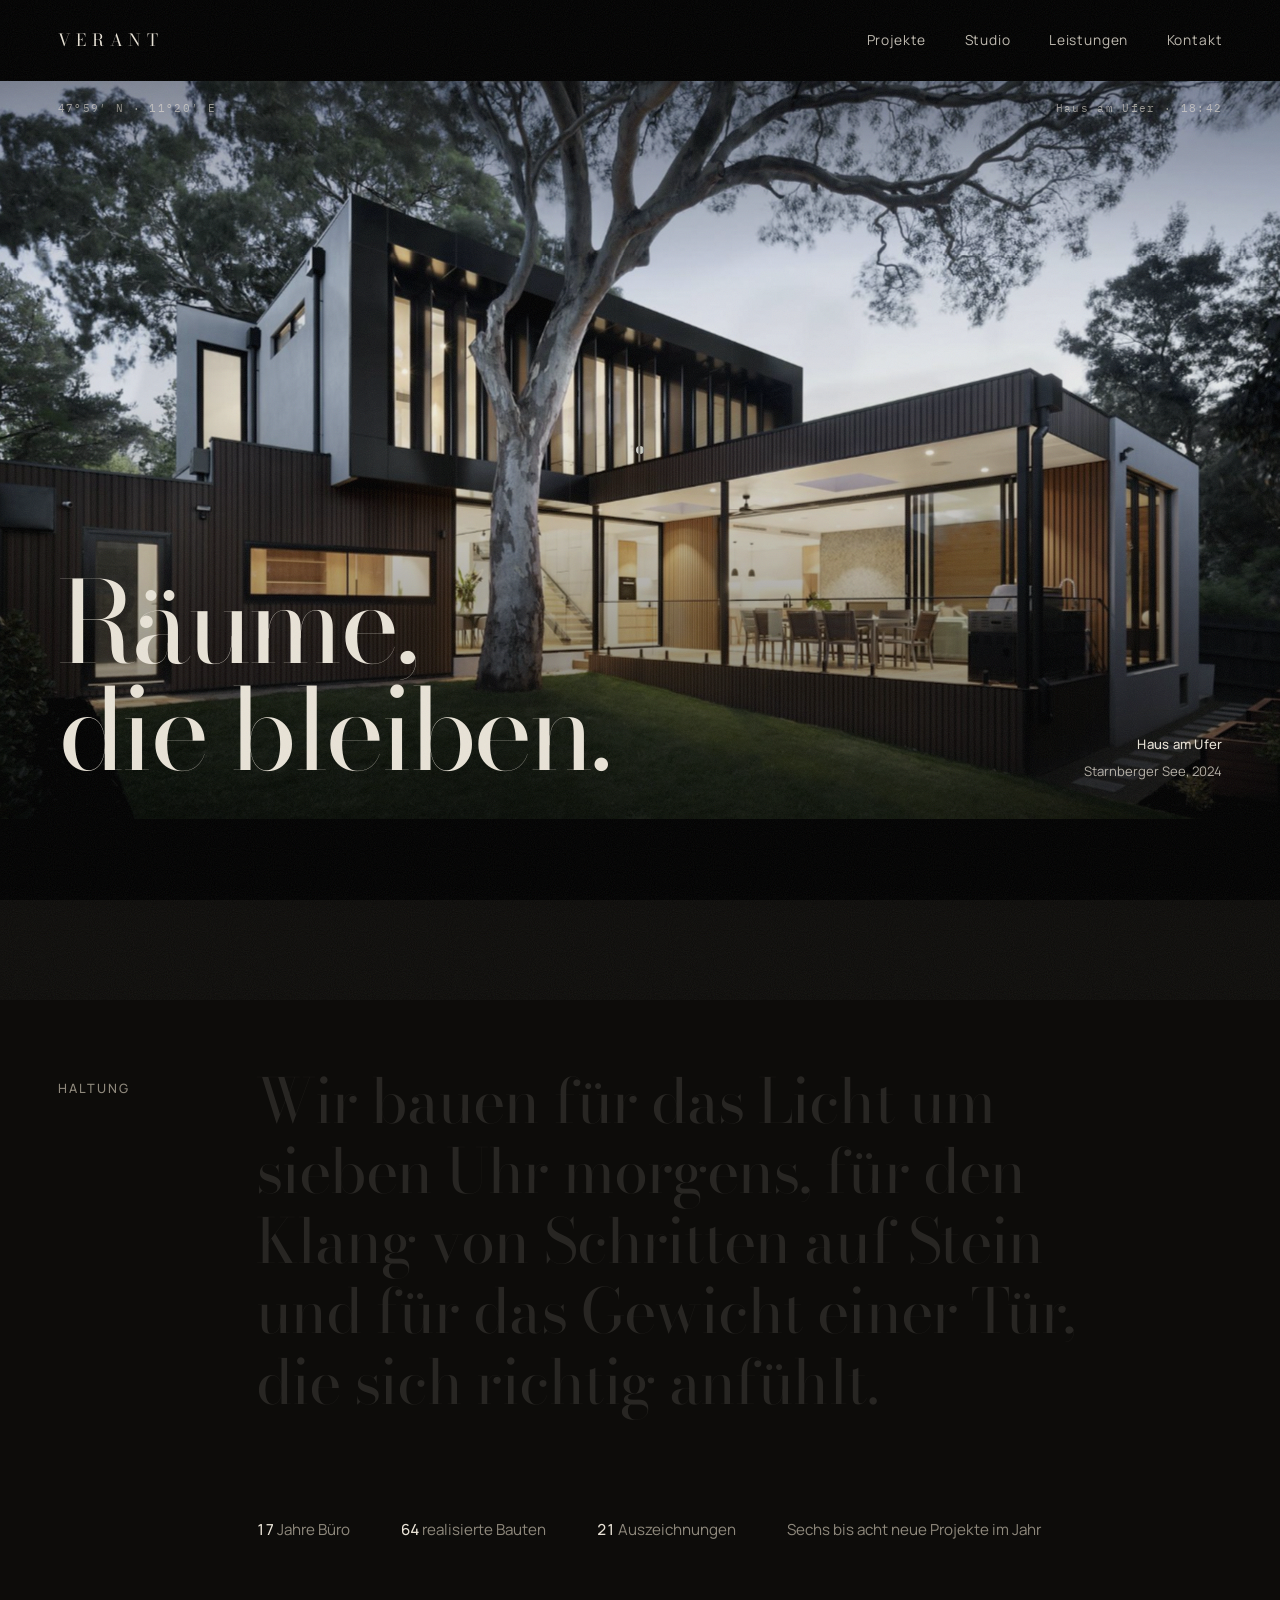
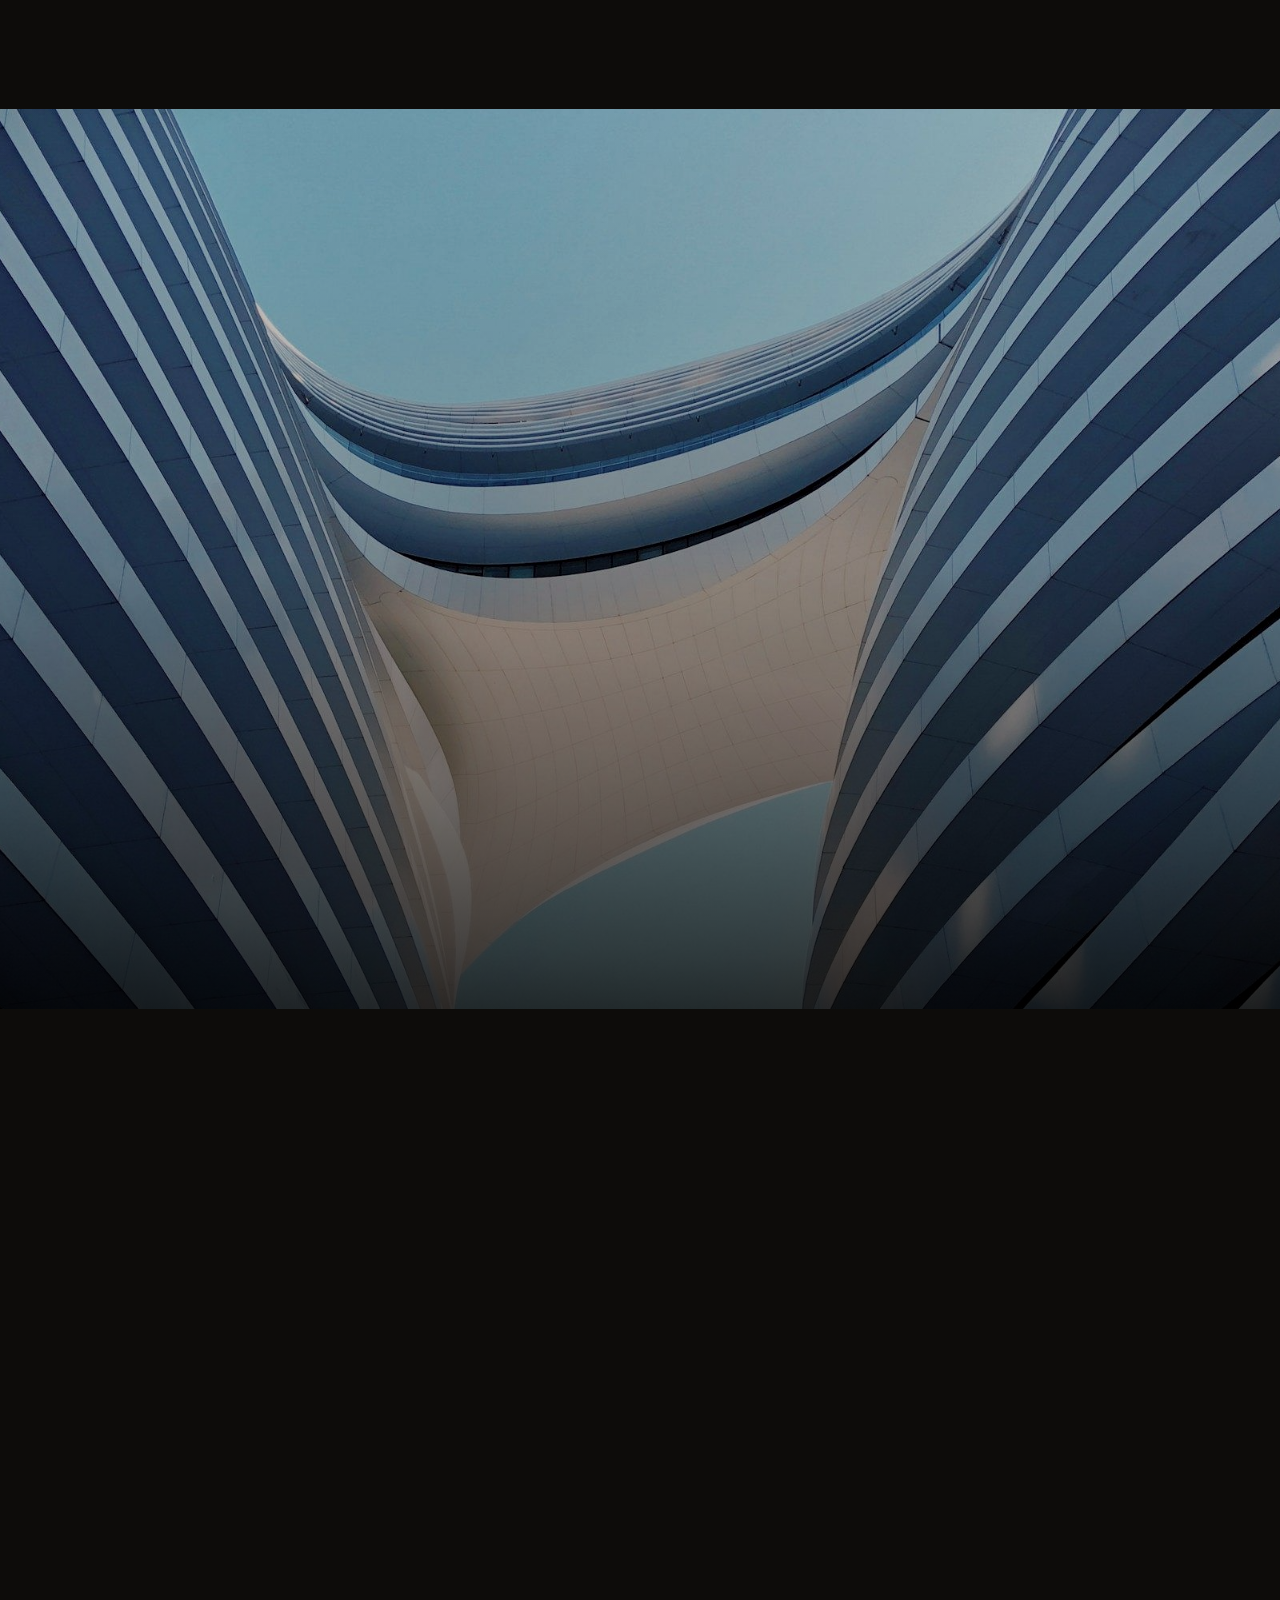
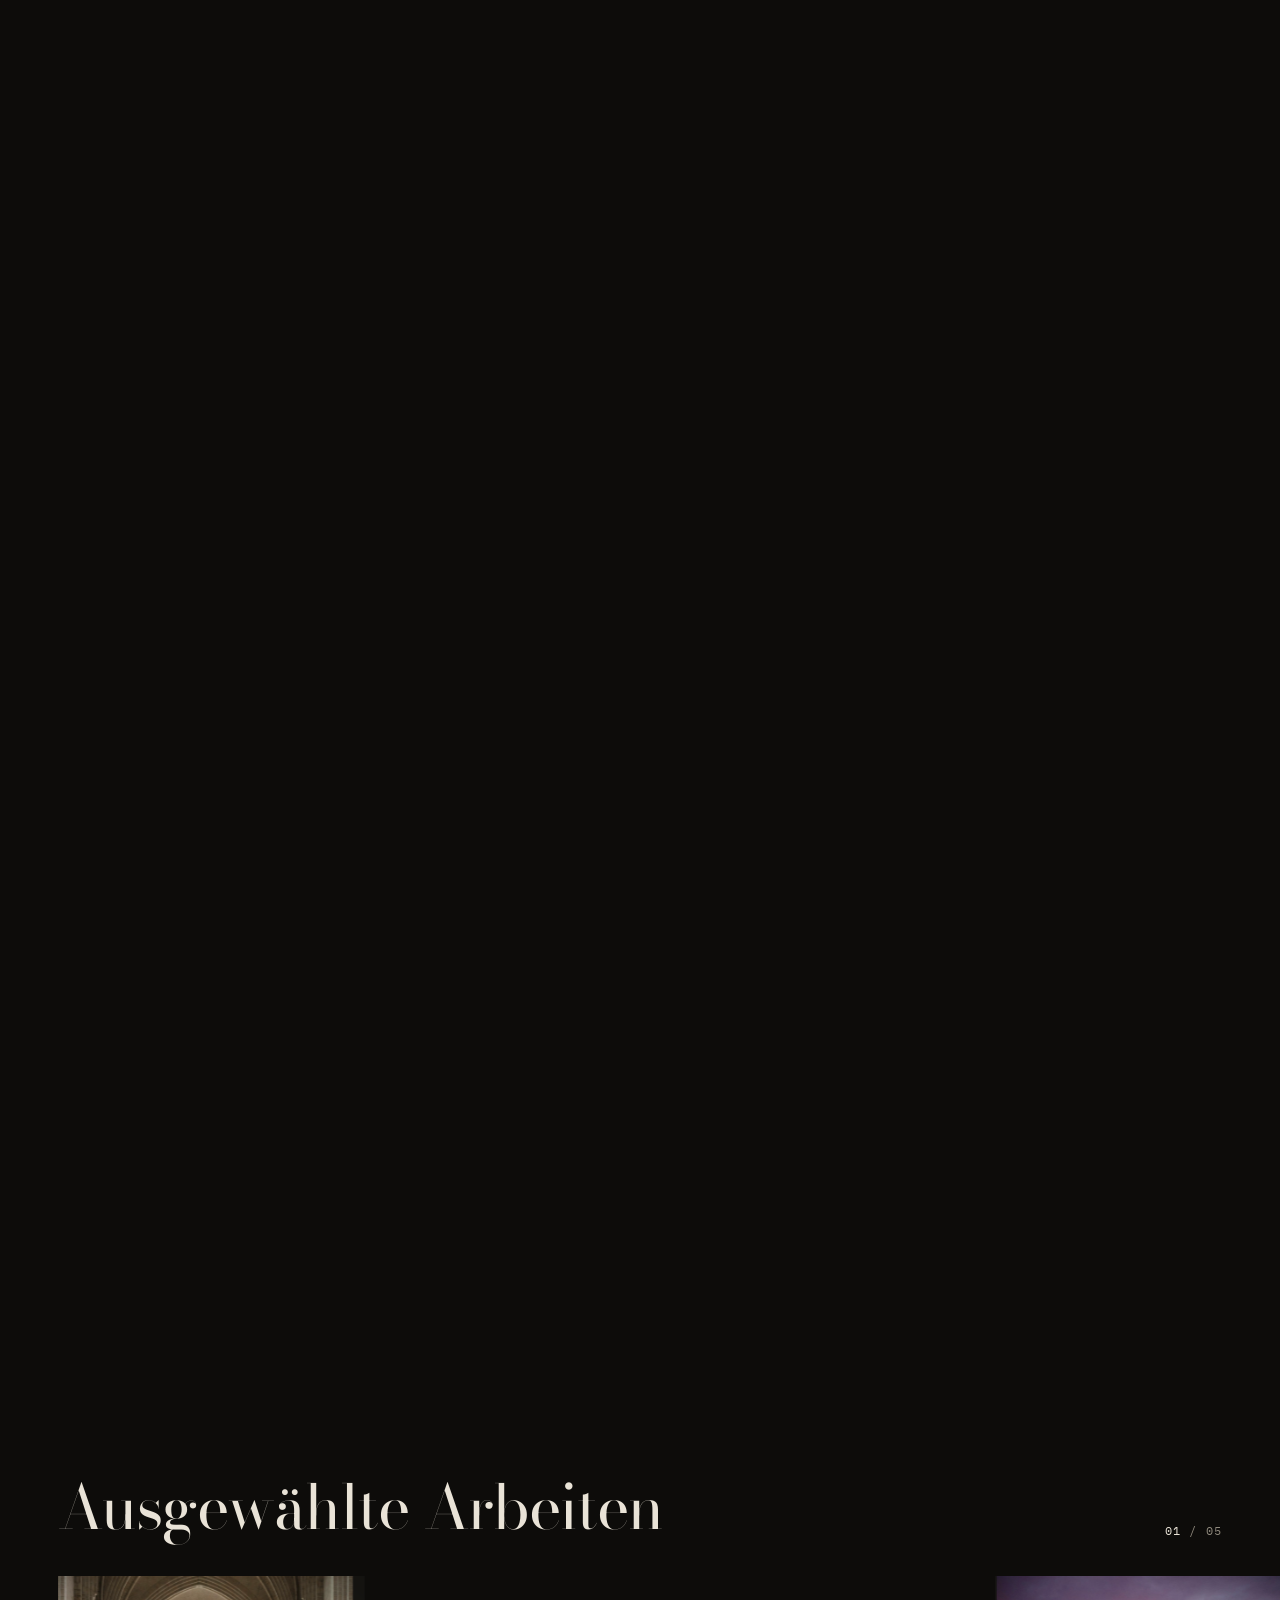
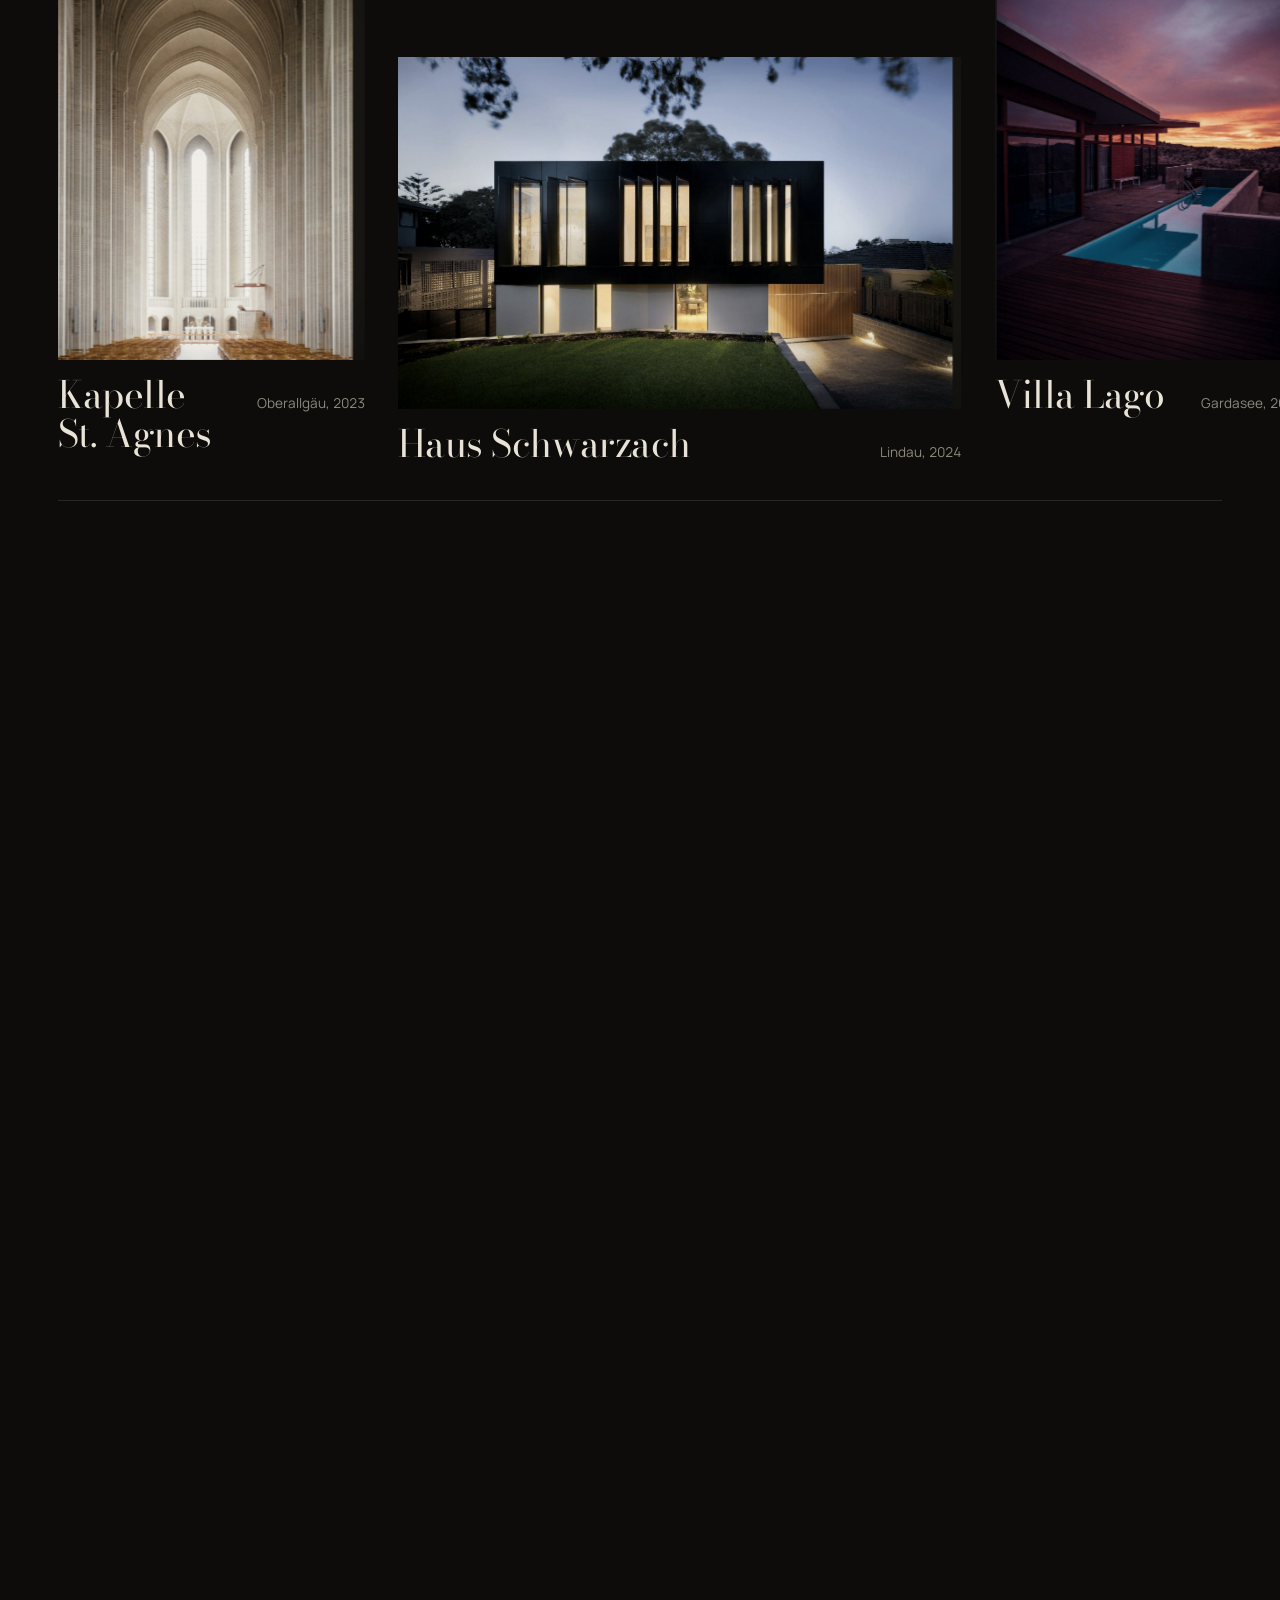
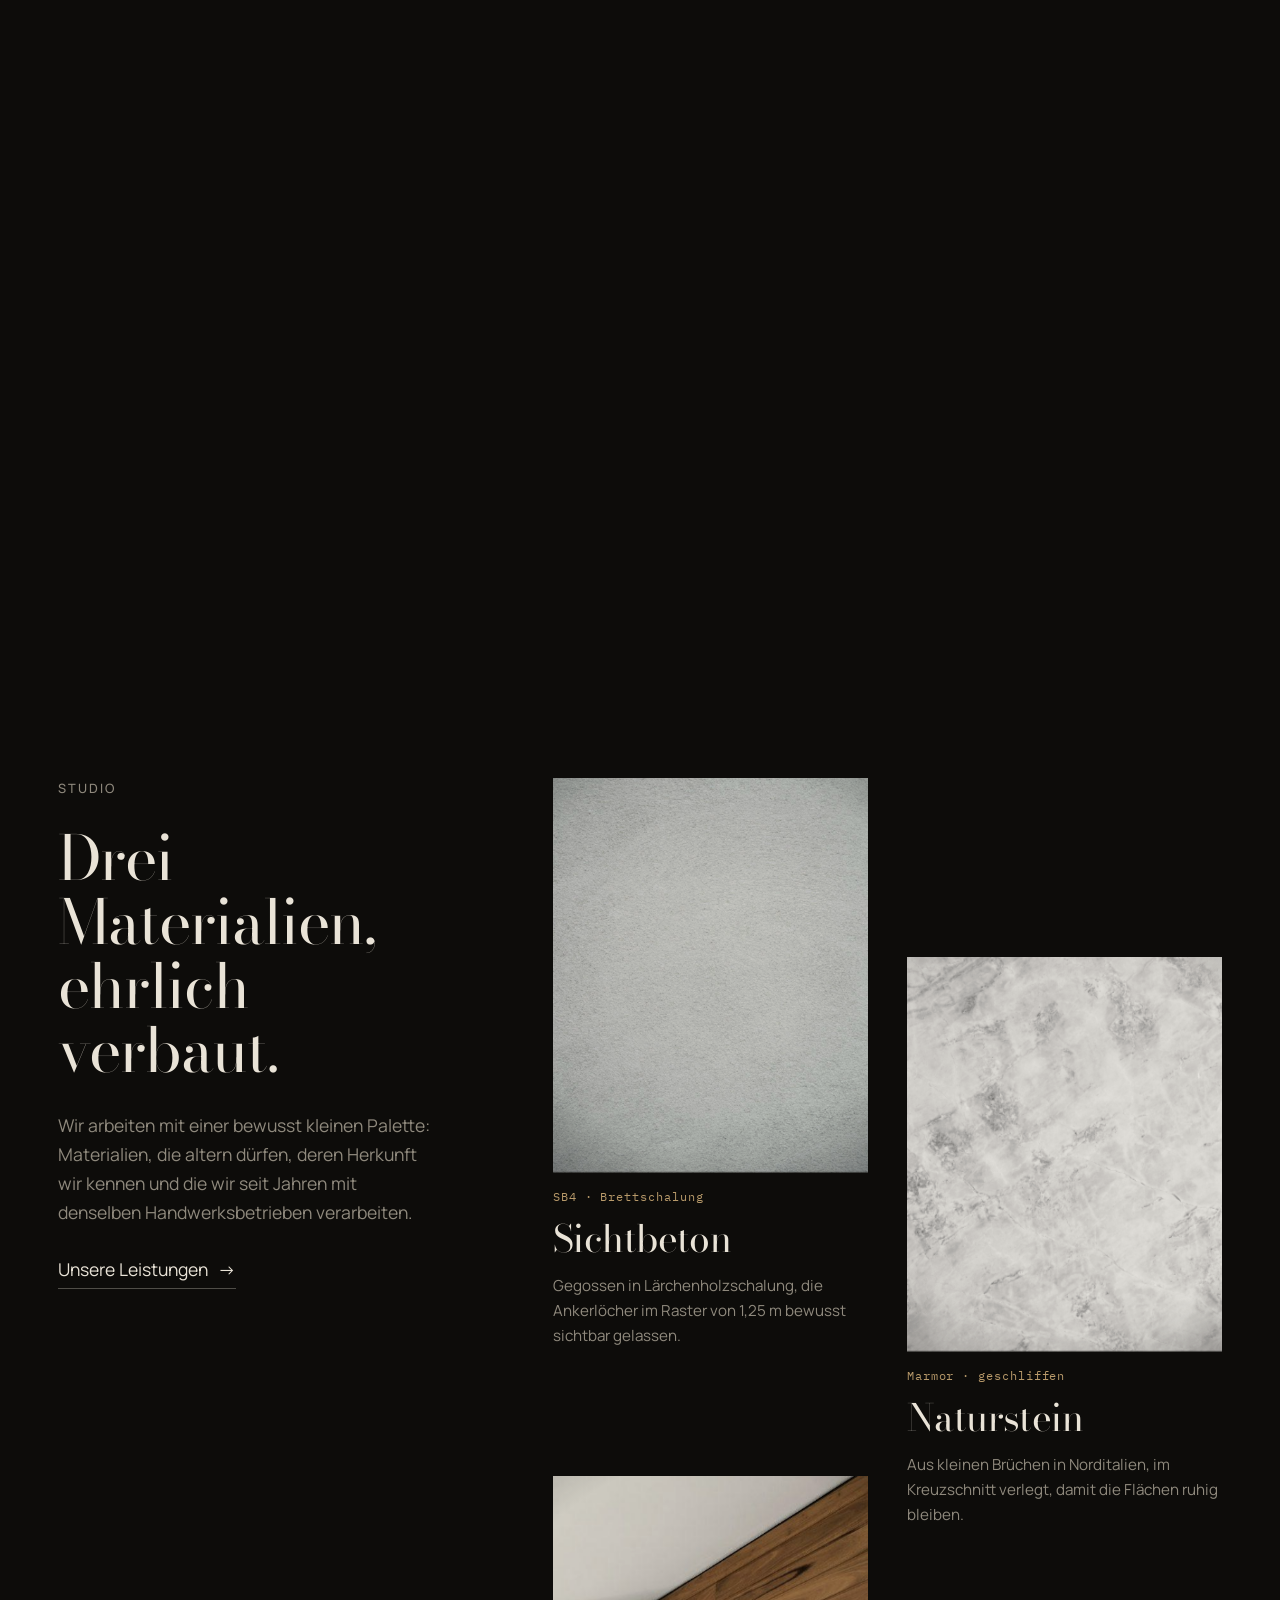
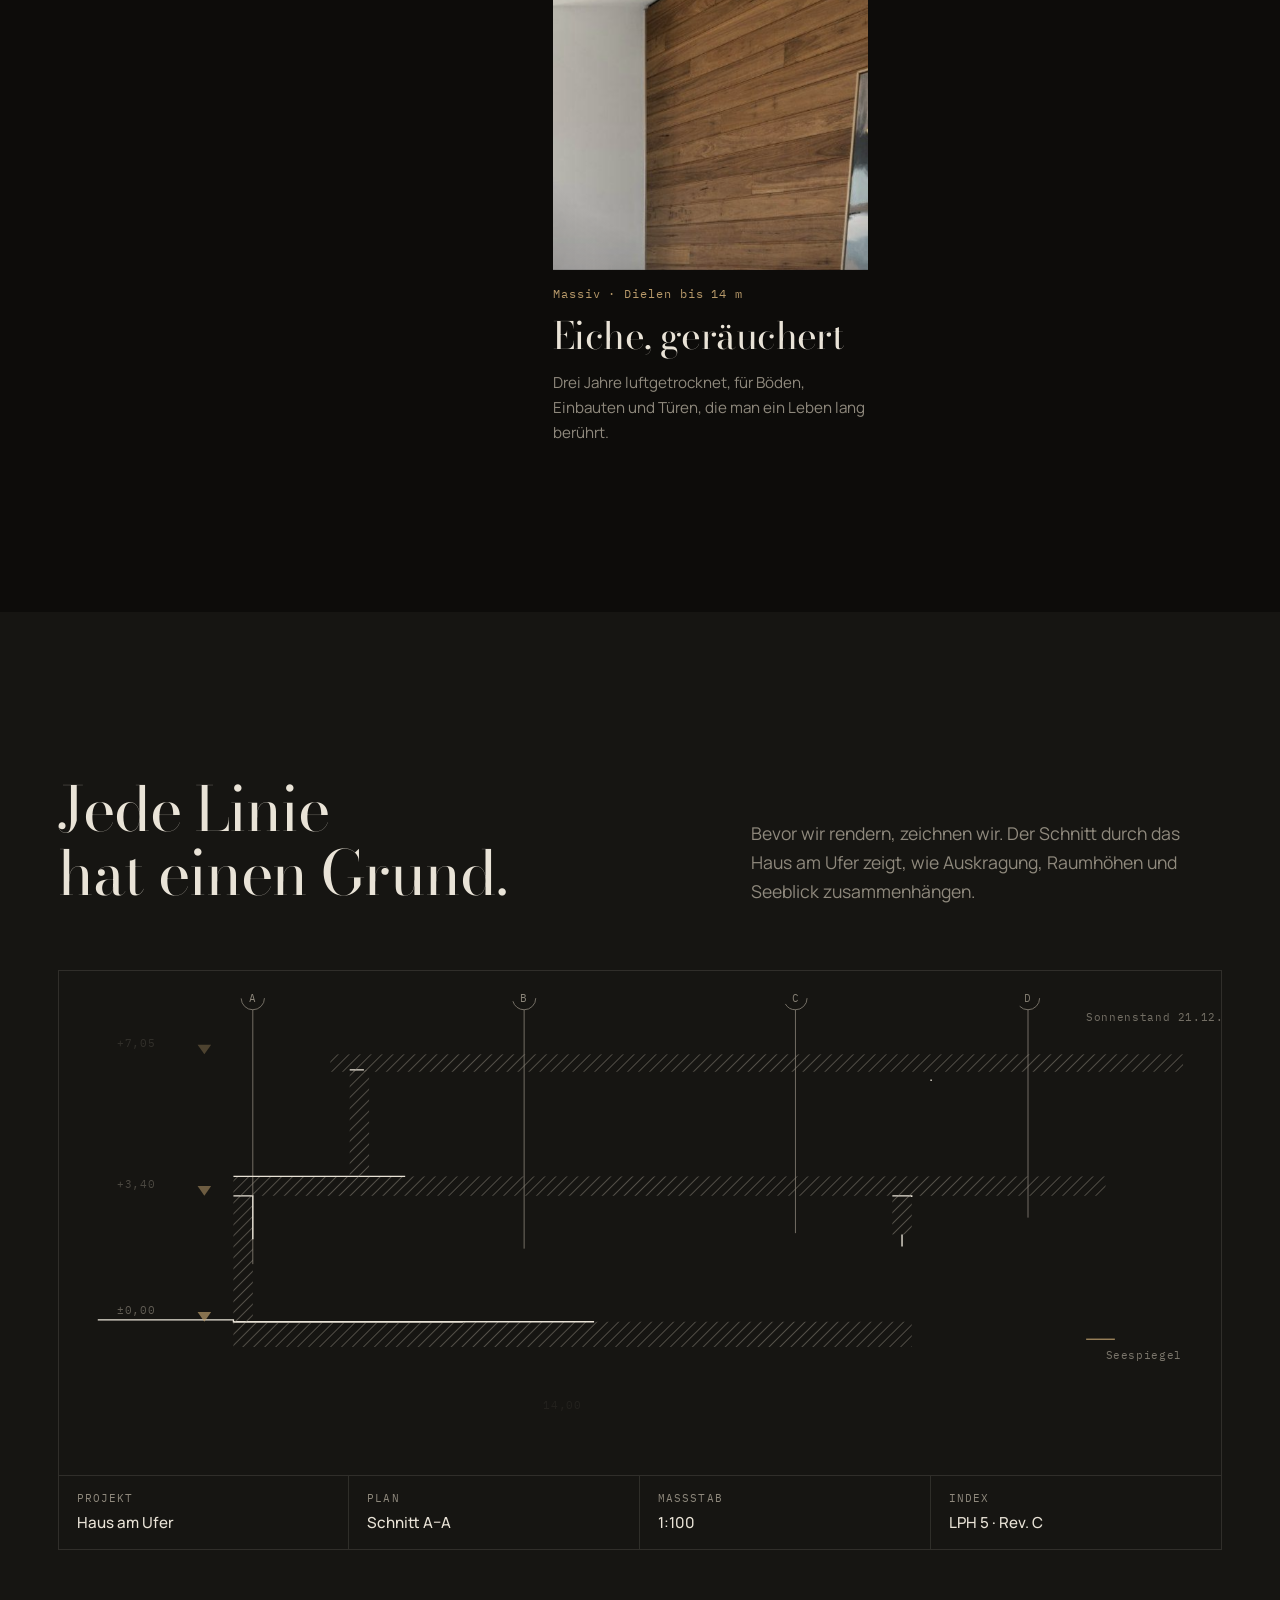
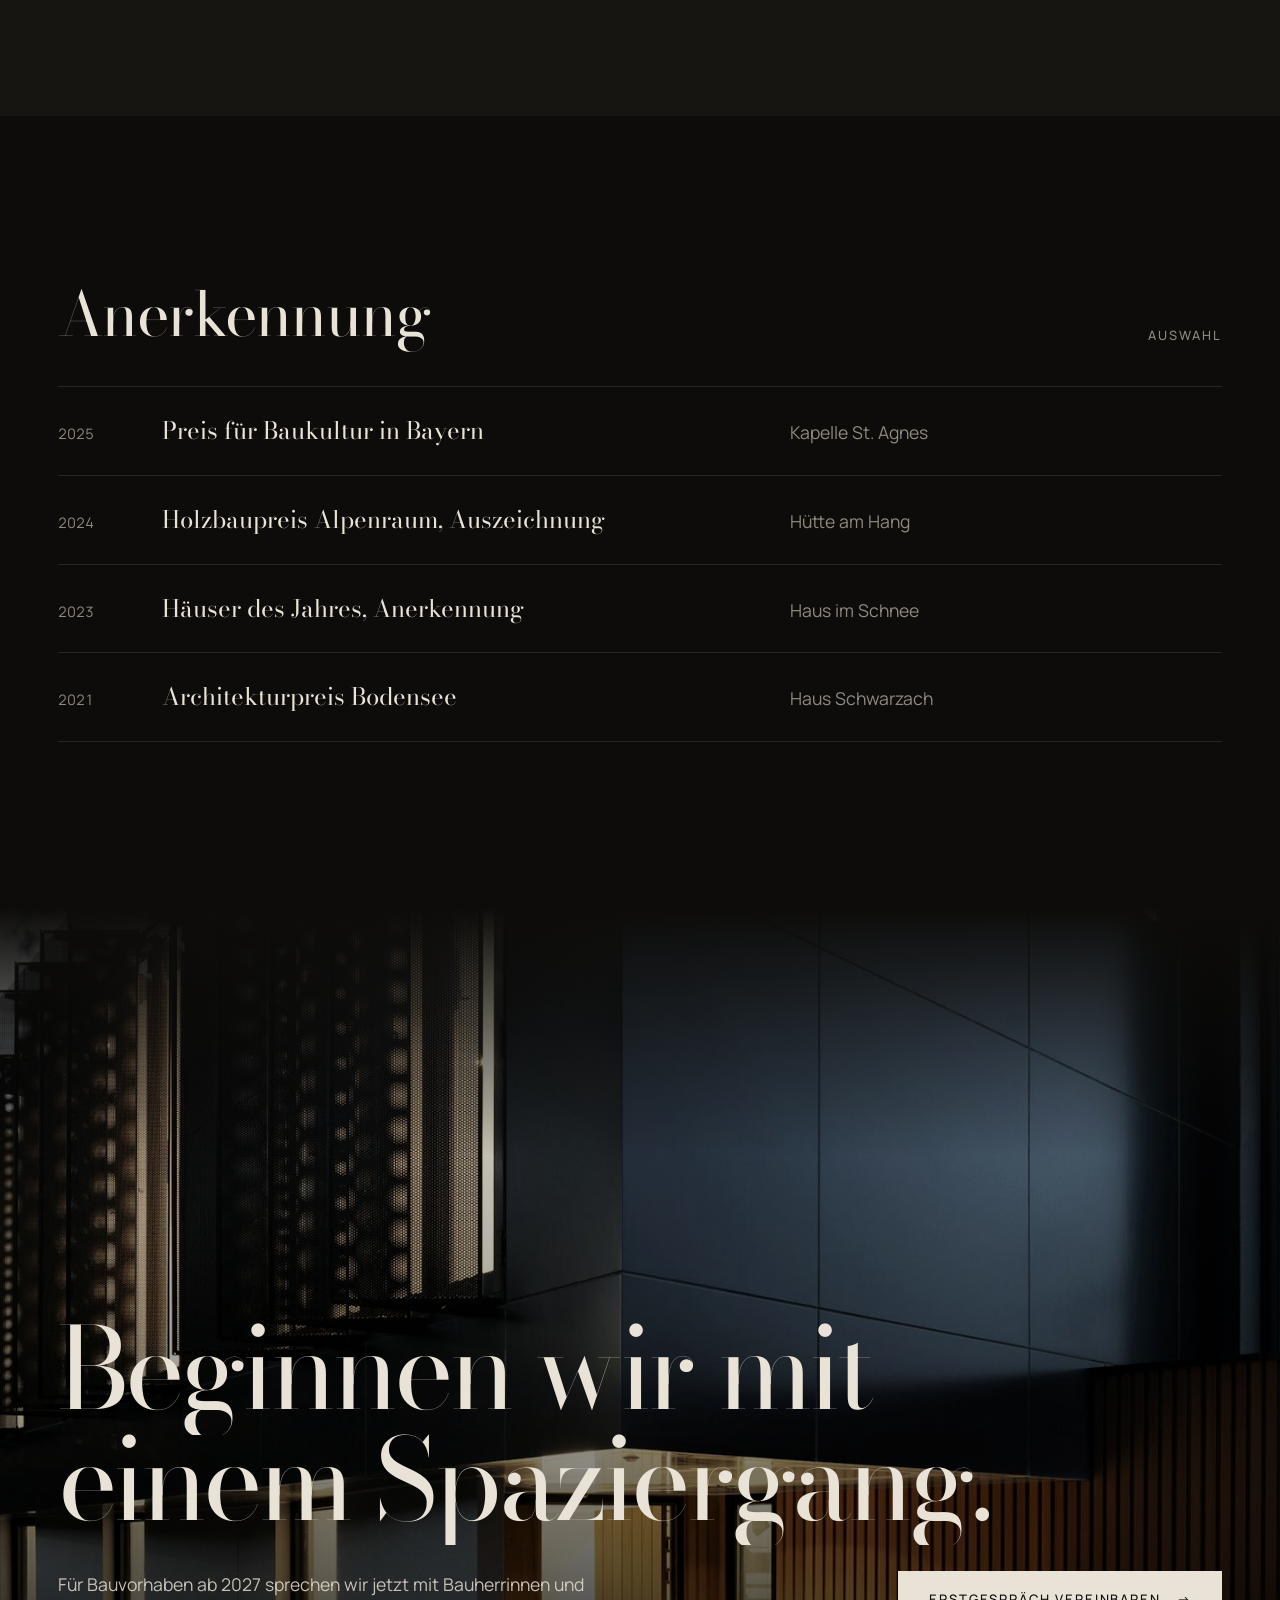
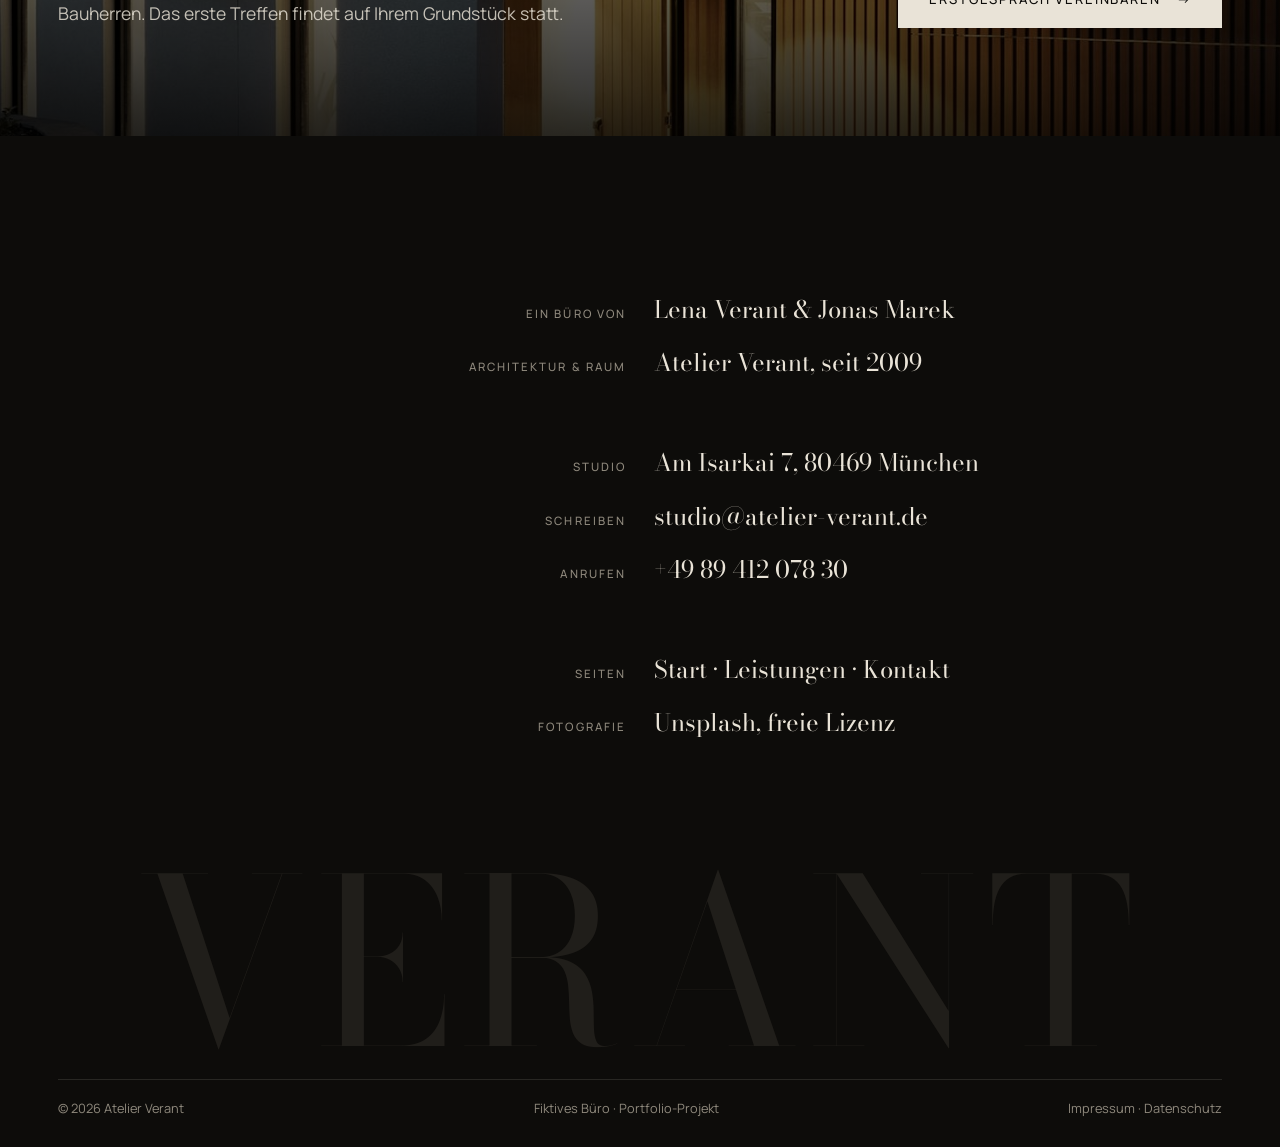
<file: index.html>
<!doctype html>
<html lang="de">
<head>
<meta charset="utf-8">
<meta name="viewport" content="width=device-width, initial-scale=1, viewport-fit=cover">
<title>Atelier Verant</title>
<meta name="claude:viewport-fit-sides" content="cover">
<meta name="description" content="Atelier Verant – Architektur & Raum. Ein Münchner Büro für Wohnhäuser, Kulturbauten und Orte mit Bestand.">
<link rel="preconnect" href="https://fonts.googleapis.com">
<link rel="preconnect" href="https://fonts.gstatic.com" crossorigin>
<link rel="stylesheet" href="https://fonts.googleapis.com/css2?family=Bodoni+Moda:ital,opsz,wght@0,6..96,400;0,6..96,500;1,6..96,400&family=IBM+Plex+Mono:wght@400&family=Manrope:wght@300;400;500;600&display=swap">
<link rel="preload" as="image" href="assets/img/hero-ufer.jpg">
<link rel="stylesheet" href="assets/style.css">
</head>
<body>

<div class="curtain" aria-hidden="true"><span>Verant</span></div>

<header class="site-header">
  <div class="wrap">
    <a class="logo" href="index.html" aria-label="Atelier Verant – Startseite">Verant</a>
    <nav class="nav" aria-label="Hauptnavigation">
      <a href="#projekte">Projekte</a>
      <a href="#studio">Studio</a>
      <a href="leistungen.html" data-word="Leistungen">Leistungen</a>
      <a href="kontakt.html" data-word="Kontakt">Kontakt</a>
    </nav>
    <button class="menu-btn" type="button" aria-expanded="false" aria-controls="mobile-menu"><span class="label">Menü</span><span class="bars"></span></button>
  </div>
</header>

<div class="mobile-menu" id="mobile-menu">
  <div class="wrap">
    <nav aria-label="Mobile Navigation">
      <a href="index.html" data-word="Verant">Start</a>
      <a href="#projekte">Projekte</a>
      <a href="leistungen.html" data-word="Leistungen">Leistungen</a>
      <a href="kontakt.html" data-word="Kontakt">Kontakt</a>
    </nav>
  </div>
  <div class="wrap mm-foot muted">
    <span>Am Isarkai 7, 80469 München</span>
    <span>studio@atelier-verant.de</span>
  </div>
</div>

<main>

  <!-- Opening scene -->
  <section class="film" data-hero aria-label="Haus am Ufer, Starnberger See">
    <figure class="ph">
      <img src="assets/img/hero-ufer.jpg" alt="Zweigeschossiges Wohnhaus mit dunkler Holzfassade und erleuchteten Glasflächen unter einem alten Eukalyptusbaum in der Dämmerung" fetchpriority="high">
    </figure>
    <div class="bars" aria-hidden="true"><i></i><i></i></div>
    <div class="film-top" aria-hidden="true">
      <div class="wrap"><span>47°59′ N · 11°20′ E</span><span>Haus am Ufer · 18:42</span></div>
    </div>
    <div class="film-content">
      <div class="wrap">
        <h1>
          <span class="line-mask"><span>Räume,</span></span>
          <span class="line-mask"><span>die bleiben.</span></span>
        </h1>
        <div class="film-meta" data-hero-fade>
          <b>Haus am Ufer</b>
          <span>Starnberger See, 2024</span>
        </div>
      </div>
    </div>
  </section>

  <!-- Statement -->
  <section class="section" id="studio-intro">
    <div class="wrap">
      <div class="opening">
        <span class="label">Haltung</span>
        <p class="statement" data-words>Wir bauen für das Licht um sieben Uhr morgens, für den Klang von Schritten auf Stein und für das Gewicht einer Tür, die sich richtig anfühlt.</p>
        <div class="facts" data-reveal>
          <span><b data-count="17">17</b> Jahre Büro</span>
          <span><b data-count="64">64</b> realisierte Bauten</span>
          <span><b data-count="21">21</b> Auszeichnungen</span>
          <span>Sechs bis acht neue Projekte im Jahr</span>
        </div>
      </div>
    </div>
  </section>

  <!-- Scene with subtitles -->
  <section class="scene" aria-label="Arbeitsweise">
    <figure class="ph">
      <img src="assets/img/fassade-kurve.jpg" alt="Blick nach oben zwischen zwei geschwungenen weißen Fassadenbändern in den Himmel" loading="lazy">
    </figure>
    <div class="subtitles">
      <p class="subtitle"><b>Ort.</b><span>Jedes Projekt beginnt mit einem ganzen Tag auf dem Grundstück, vom ersten bis zum letzten Licht.</span></p>
      <p class="subtitle"><b>Licht.</b><span>Fenster sitzen dort, wo das Licht des Ortes am schönsten fällt. Das Raster richtet sich danach.</span></p>
      <p class="subtitle"><b>Dauer.</b><span>Wir planen für hundert Jahre: mit Materialien, die altern dürfen, und Grundrissen, die sich wandeln können.</span></p>
    </div>
  </section>

  <!-- Project reel -->
  <section id="projekte" aria-labelledby="projects-title">
    <div class="reel-pin">
      <div class="wrap">
        <div class="reel-head">
          <h2 id="projects-title" data-split-lines><span class="line-mask"><span>Ausgewählte Arbeiten</span></span></h2>
          <span class="reel-count"><b>01</b> / 05</span>
        </div>
      </div>

      <div class="track">
        <a class="project" href="#projekte" data-cursor="view">
          <figure class="ph" data-reveal-img><img src="assets/img/kapelle.jpg" alt="Hoher, heller Kirchenraum mit spitzbogigem Gewölbe und Holzstühlen" loading="lazy"></figure>
          <div class="project-cap"><h3>Kapelle St. Agnes</h3><span class="where">Oberallgäu, 2023</span></div>
        </a>
        <a class="project project--wide project--low" href="#projekte" data-cursor="view">
          <figure class="ph" data-reveal-img><img src="assets/img/schwarzach.jpg" alt="Schwarzer, flacher Baukörper mit schmalen, warm beleuchteten Fensterschlitzen in der Abenddämmerung" loading="lazy"></figure>
          <div class="project-cap"><h3>Haus Schwarzach</h3><span class="where">Lindau, 2024</span></div>
        </a>
        <a class="project" href="#projekte" data-cursor="view">
          <figure class="ph" data-reveal-img><img src="assets/img/villa-lago.jpg" alt="Überdachte Terrasse mit schmalem Pool vor glühendem Abendhimmel" loading="lazy"></figure>
          <div class="project-cap"><h3>Villa Lago</h3><span class="where">Gardasee, 2020</span></div>
        </a>
        <a class="project project--wide" href="#projekte" data-cursor="view">
          <figure class="ph" data-reveal-img><img src="assets/img/glashaus.jpg" alt="Kubisches Haus mit großen, hell erleuchteten Glasflächen im Schnee zur blauen Stunde" loading="lazy"></figure>
          <div class="project-cap"><h3>Haus im Schnee</h3><span class="where">Garmisch, 2022</span></div>
        </a>
        <a class="project project--wide project--low" href="#projekte" data-cursor="view">
          <figure class="ph" data-reveal-img><img src="assets/img/huette.jpg" alt="Holzhaus mit Satteldach auf einer Bergwiese im Gegenlicht der untergehenden Sonne" loading="lazy"></figure>
          <div class="project-cap"><h3>Hütte am Hang</h3><span class="where">Berchtesgaden, 2021</span></div>
        </a>
        <div class="reel-end">
          <p>Jedes Projekt beginnt mit einem Spaziergang über das Grundstück.</p>
          <a class="text-link" href="kontakt.html" data-word="Kontakt">Termin vereinbaren <span aria-hidden="true">→</span></a>
        </div>
      </div>

      <div class="wrap"><div class="reel-rail" aria-hidden="true"><span></span></div></div>
    </div>
  </section>

  <!-- Materials -->
  <section class="section" id="studio">
    <div class="wrap">
      <div class="studio-grid">
        <div class="studio-sticky">
          <span class="label">Studio</span>
          <h2 data-split-lines><span class="line-mask"><span>Drei Materialien,</span></span><span class="line-mask"><span>ehrlich verbaut.</span></span></h2>
          <p>Wir arbeiten mit einer bewusst kleinen Palette: Materialien, die altern dürfen, deren Herkunft wir kennen und die wir seit Jahren mit denselben Handwerksbetrieben verarbeiten.</p>
          <div><a class="text-link" href="leistungen.html" data-word="Leistungen">Unsere Leistungen <span aria-hidden="true">→</span></a></div>
        </div>
        <div class="materials">
          <article class="material">
            <figure class="ph" data-reveal-img><img src="assets/img/beton.jpg" alt="Glatte, hellgraue Betonoberfläche" loading="lazy"></figure>
            <span class="spec">SB4 · Brettschalung</span>
            <h3>Sichtbeton</h3>
            <p>Gegossen in Lärchenholzschalung, die Ankerlöcher im Raster von 1,25 m bewusst sichtbar gelassen.</p>
          </article>
          <article class="material">
            <figure class="ph" data-reveal-img><img src="assets/img/marmor.jpg" alt="Grau geäderter, heller Marmor" loading="lazy"></figure>
            <span class="spec">Marmor · geschliffen</span>
            <h3>Naturstein</h3>
            <p>Aus kleinen Brüchen in Norditalien, im Kreuzschnitt verlegt, damit die Flächen ruhig bleiben.</p>
          </article>
          <article class="material">
            <figure class="ph" data-reveal-img><img src="assets/img/holz.jpg" alt="Wandverkleidung aus warm geöltem Eichenholz" loading="lazy"></figure>
            <span class="spec">Massiv · Dielen bis 14 m</span>
            <h3>Eiche, geräuchert</h3>
            <p>Drei Jahre luftgetrocknet, für Böden, Einbauten und Türen, die man ein Leben lang berührt.</p>
          </article>
        </div>
      </div>
    </div>
  </section>

  <!-- Drawing -->
  <section class="section drawing-sec" aria-labelledby="drawing-title">
    <div class="wrap">
      <div class="drawing-head">
        <h2 id="drawing-title" data-split-lines><span class="line-mask"><span>Jede Linie</span></span><span class="line-mask"><span>hat einen Grund.</span></span></h2>
        <p data-reveal>Bevor wir rendern, zeichnen wir. Der Schnitt durch das Haus am Ufer zeigt, wie Auskragung, Raumhöhen und Seeblick zusammenhängen.</p>
      </div>
      <div class="drawing-box" data-draw>
        <svg viewBox="0 0 1200 520" role="img" aria-label="Gebäudeschnitt A–A durch das Haus am Ufer mit Höhenkoten und Bemaßung">
          <defs>
            <pattern id="hatch" width="8" height="8" patternUnits="userSpaceOnUse" patternTransform="rotate(45)">
              <line x1="0" y1="0" x2="0" y2="8" style="stroke: var(--muted)" stroke-width="1"/>
            </pattern>
          </defs>
          <!-- grid axes -->
          <g>
            <line class="ln-thin" x1="200" y1="40" x2="200" y2="440" stroke-dasharray="6 4"/>
            <line class="ln-thin" x1="480" y1="40" x2="480" y2="440"/>
            <line class="ln-thin" x1="760" y1="40" x2="760" y2="440"/>
            <line class="ln-thin" x1="1000" y1="40" x2="1000" y2="440"/>
            <circle class="ln-thin" cx="200" cy="28" r="12"/><circle class="ln-thin" cx="480" cy="28" r="12"/><circle class="ln-thin" cx="760" cy="28" r="12"/><circle class="ln-thin" cx="1000" cy="28" r="12"/>
            <text x="196" y="32">A</text><text x="476" y="32">B</text><text x="756" y="32">C</text><text x="996" y="32">D</text>
          </g>
          <!-- terrain -->
          <path class="ln" d="M40 360 L180 360 L180 362 L1060 362 L1100 380 L1160 380"/>
          <path class="ln-accent" d="M1060 380 L1160 380" stroke-dasharray="10 6"/>
          <text x="1080" y="400">Seespiegel</text>
          <!-- foundation slab -->
          <rect class="hatch" x="180" y="362" width="700" height="26"/>
          <!-- ground floor -->
          <rect class="hatch" x="180" y="232" width="20" height="130"/>
          <rect class="hatch" x="860" y="232" width="20" height="40"/>
          <path class="ln" d="M870 272 L870 362"/>
          <!-- first floor slab cantilever -->
          <rect class="hatch" x="180" y="212" width="900" height="20"/>
          <!-- upper walls -->
          <rect class="hatch" x="300" y="102" width="20" height="110"/>
          <path class="ln" d="M900 112 L900 212"/>
          <!-- roof slab -->
          <rect class="hatch" x="280" y="86" width="880" height="18"/>
          <!-- glazing -->
          <path class="ln-thin" d="M864 240 L864 270 M896 112 L896 210 M904 112 L904 210"/>
          <!-- interior: stair -->
          <path class="ln" d="M420 362 L420 342 L450 342 L450 322 L480 322 L480 302 L510 302 L510 282 L540 282 L540 262 L570 262 L570 242 L600 242 L600 232"/>
          <!-- light ray -->
          <path class="ln-accent" d="M1150 40 L870 300" stroke-dasharray="4 6"/>
          <path class="ln-accent" d="M1150 60 L900 220" stroke-dasharray="4 6"/>
          <text x="1060" y="52">Sonnenstand 21.12. · 18°</text>
          <!-- levels -->
          <g>
            <path class="ln-thin" d="M60 362 L170 362"/><path class="fill-accent" d="M150 362 l-7 -10 h14z"/><text x="60" y="354">±0,00</text>
            <path class="ln-thin" d="M60 232 L170 232"/><path class="fill-accent" d="M150 232 l-7 -10 h14z"/><text x="60" y="224">+3,40</text>
            <path class="ln-thin" d="M60 86 L170 86"/><path class="fill-accent" d="M150 86 l-7 -10 h14z"/><text x="60" y="78">+7,05</text>
          </g>
          <!-- dimensions -->
          <g>
            <path class="ln-thin" d="M180 460 L1080 460 M180 452 L180 468 M880 452 L880 468 M1080 452 L1080 468"/>
            <text x="500" y="452">14,00</text><text x="960" y="452">4,00</text>
            <path class="ln-thin" d="M1180 86 L1180 362 M1172 86 L1188 86 M1172 212 L1188 212 M1172 362 L1188 362"/>
            <text x="1130" y="150">3,65</text><text x="1130" y="290">3,40</text>
          </g>
          <!-- room labels -->
          <text class="big" x="560" y="160">Wohnen</text>
          <text class="big" x="660" y="310">Atelier</text>
          <text x="660" y="330">lichte Höhe 2,95</text>
          <text x="560" y="180">lichte Höhe 3,20</text>
          <!-- scale bar -->
          <g>
            <rect class="ln" x="40" y="490" width="200" height="8"/>
            <rect class="fill-accent" x="40" y="490" width="50" height="8"/>
            <rect class="fill-accent" x="140" y="490" width="50" height="8"/>
            <text x="40" y="484">0</text><text x="136" y="484">5</text><text x="226" y="484">10 m</text>
            <text x="260" y="498">M 1:100</text>
          </g>
        </svg>
      </div>
      <div class="titleblock">
        <div><span>Projekt</span><b>Haus am Ufer</b></div>
        <div><span>Plan</span><b>Schnitt A–A</b></div>
        <div><span>Maßstab</span><b>1:100</b></div>
        <div><span>Index</span><b>LPH 5 · Rev. C</b></div>
      
      </div>
    </div>
  </section>

  <!-- Awards -->
  <section class="section" aria-labelledby="awards-title">
    <div class="wrap">
      <div class="list-head">
        <h2 id="awards-title" data-split-lines><span class="line-mask"><span>Anerkennung</span></span></h2>
        <span class="label">Auswahl</span>
      </div>
      <ul class="award-list">
        <li data-reveal><span class="yr">2025</span><span class="nm">Preis für Baukultur in Bayern</span><span class="pr">Kapelle St. Agnes</span></li>
        <li data-reveal><span class="yr">2024</span><span class="nm">Holzbaupreis Alpenraum, Auszeichnung</span><span class="pr">Hütte am Hang</span></li>
        <li data-reveal><span class="yr">2023</span><span class="nm">Häuser des Jahres, Anerkennung</span><span class="pr">Haus im Schnee</span></li>
        <li data-reveal><span class="yr">2021</span><span class="nm">Architekturpreis Bodensee</span><span class="pr">Haus Schwarzach</span></li>
      </ul>
    </div>
  </section>

  <!-- Closing scene -->
  <section class="closing" aria-labelledby="closing-title">
    <figure class="ph"><img src="assets/img/fassade-nacht.jpg" alt="Eingang eines dunklen Hauses mit Holzlamellen und warm leuchtender Tür bei Nacht" loading="lazy"></figure>
    <div class="wrap">
      <h2 id="closing-title" data-split-lines><span class="line-mask"><span>Beginnen wir mit</span></span><span class="line-mask"><span>einem Spaziergang.</span></span></h2>
      <div class="closing-row">
        <p>Für Bauvorhaben ab 2027 sprechen wir jetzt mit Bauherrinnen und Bauherren. Das erste Treffen findet auf Ihrem Grundstück statt.</p>
        <a class="btn btn--light" href="kontakt.html" data-word="Kontakt">Erstgespräch vereinbaren <span class="arrow">→</span></a>
      </div>
    </div>
  </section>
</main>

<footer class="credits">
  <div class="wrap">
    <dl class="credits-roll">
      <div class="credit"><dt>Ein Büro von</dt><dd>Lena Verant &amp; Jonas Marek</dd></div>
      <div class="credit"><dt>Architektur &amp; Raum</dt><dd>Atelier Verant, seit 2009</dd></div>
      <div class="credits-gap"></div>
      <div class="credit"><dt>Studio</dt><dd>Am Isarkai 7, 80469 München</dd></div>
      <div class="credit"><dt>Schreiben</dt><dd>studio@atelier-verant.de</dd></div>
      <div class="credit"><dt>Anrufen</dt><dd>+49 89 412 078 30</dd></div>
      <div class="credits-gap"></div>
      <div class="credit"><dt>Seiten</dt><dd><a href="index.html" data-word="Verant">Start</a> · <a href="leistungen.html" data-word="Leistungen">Leistungen</a> · <a href="kontakt.html" data-word="Kontakt">Kontakt</a></dd></div>
      <div class="credit"><dt>Fotografie</dt><dd>Unsplash, freie Lizenz</dd></div>
    </dl>
    <div class="wordmark" aria-hidden="true">VERANT</div>
    <div class="credits-bottom">
      <span>© <span data-year>2026</span> Atelier Verant</span>
      <span>Fiktives Büro · Portfolio-Projekt</span>
      <span>Impressum · Datenschutz</span>
    </div>
  </div>
</footer>


<script src="assets/vendor/gsap.min.js"></script>
<script src="assets/vendor/ScrollTrigger.min.js"></script>
<script src="assets/vendor/lenis.min.js"></script>
<script src="assets/main.js"></script>
</body>
</html>
</file>
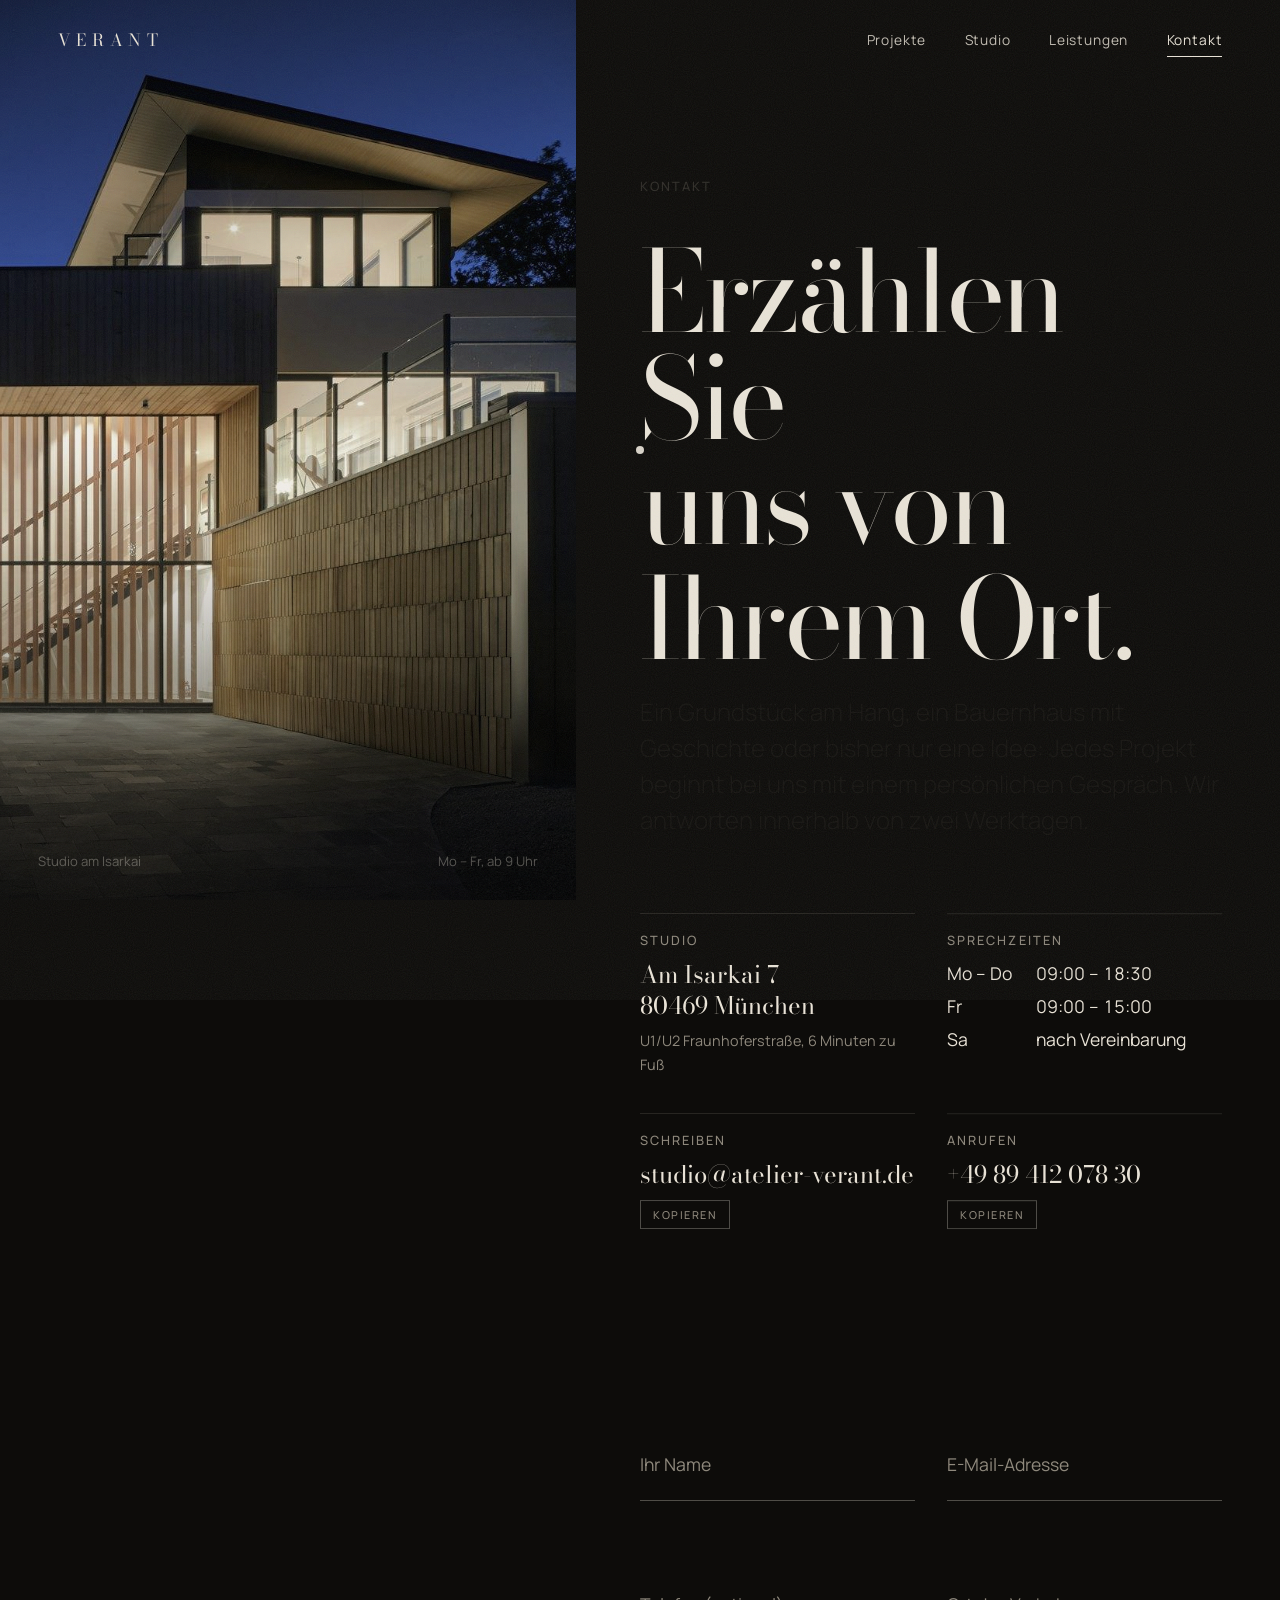
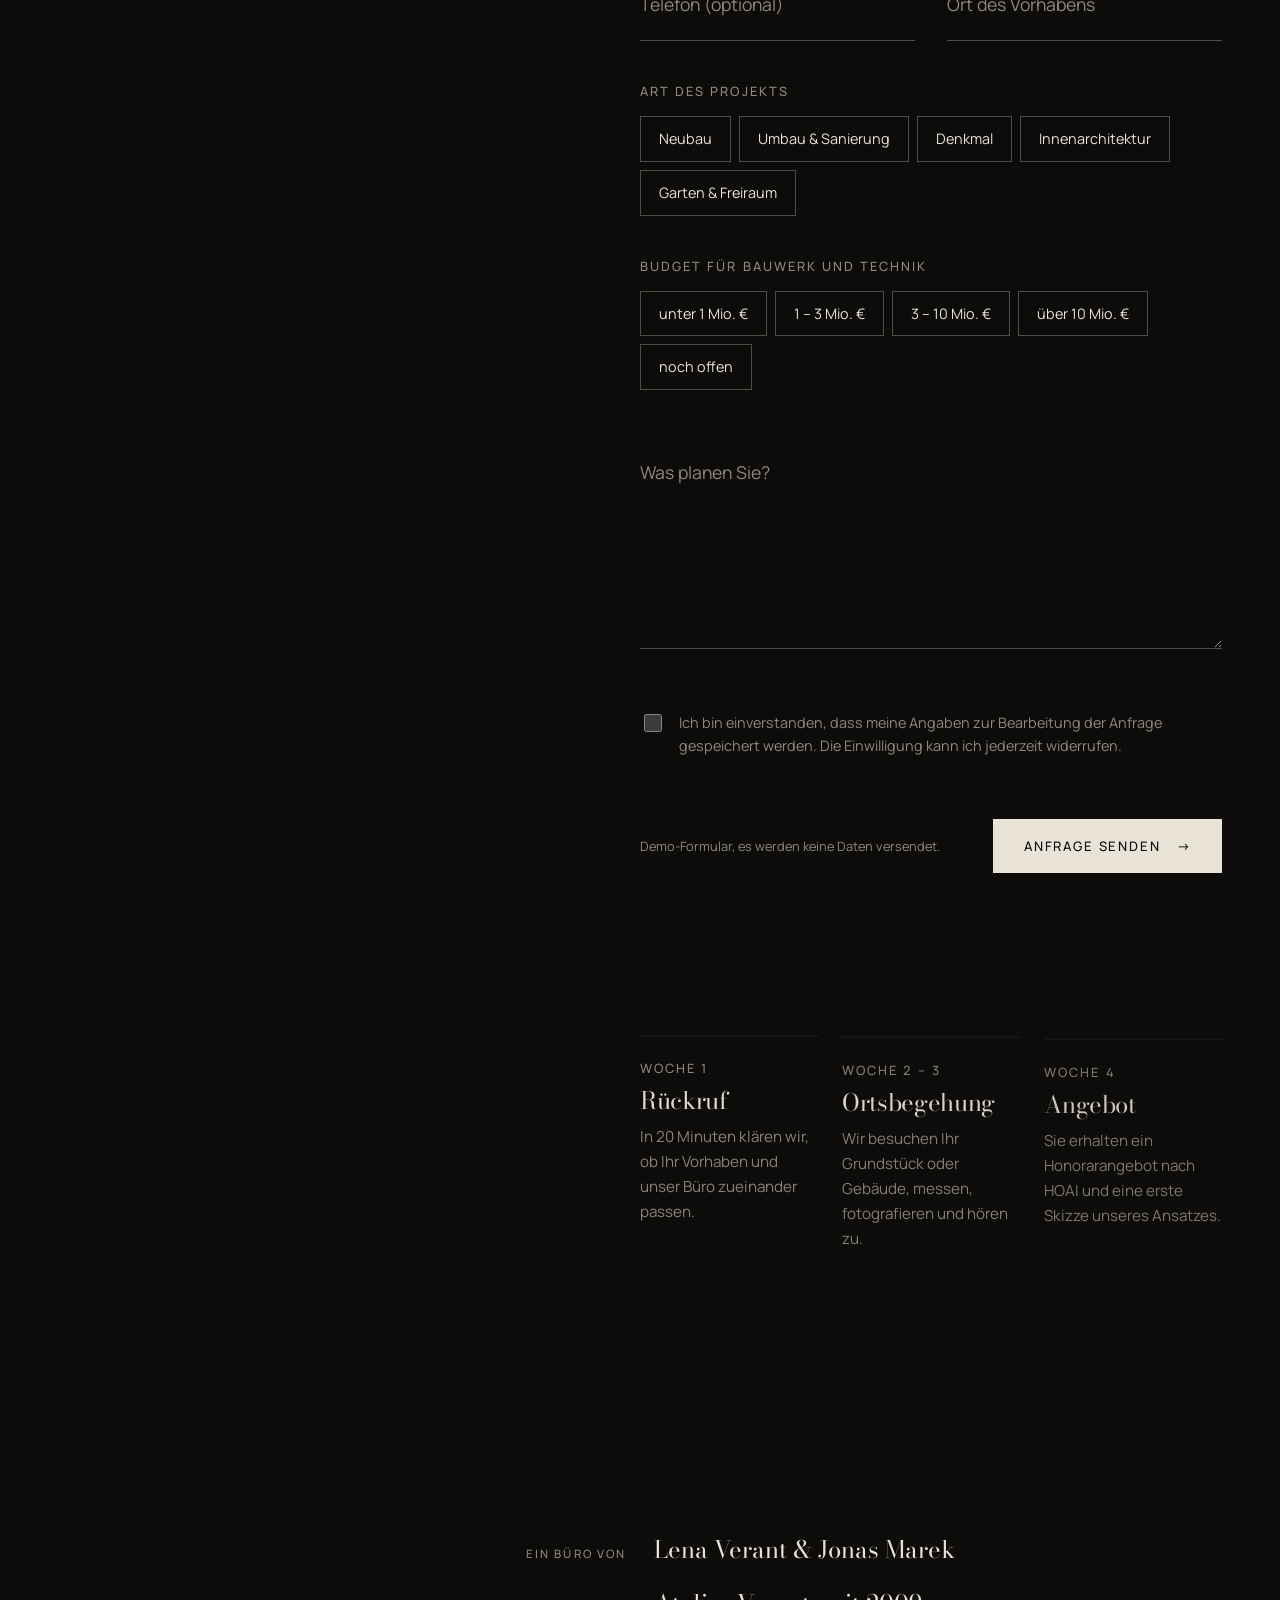
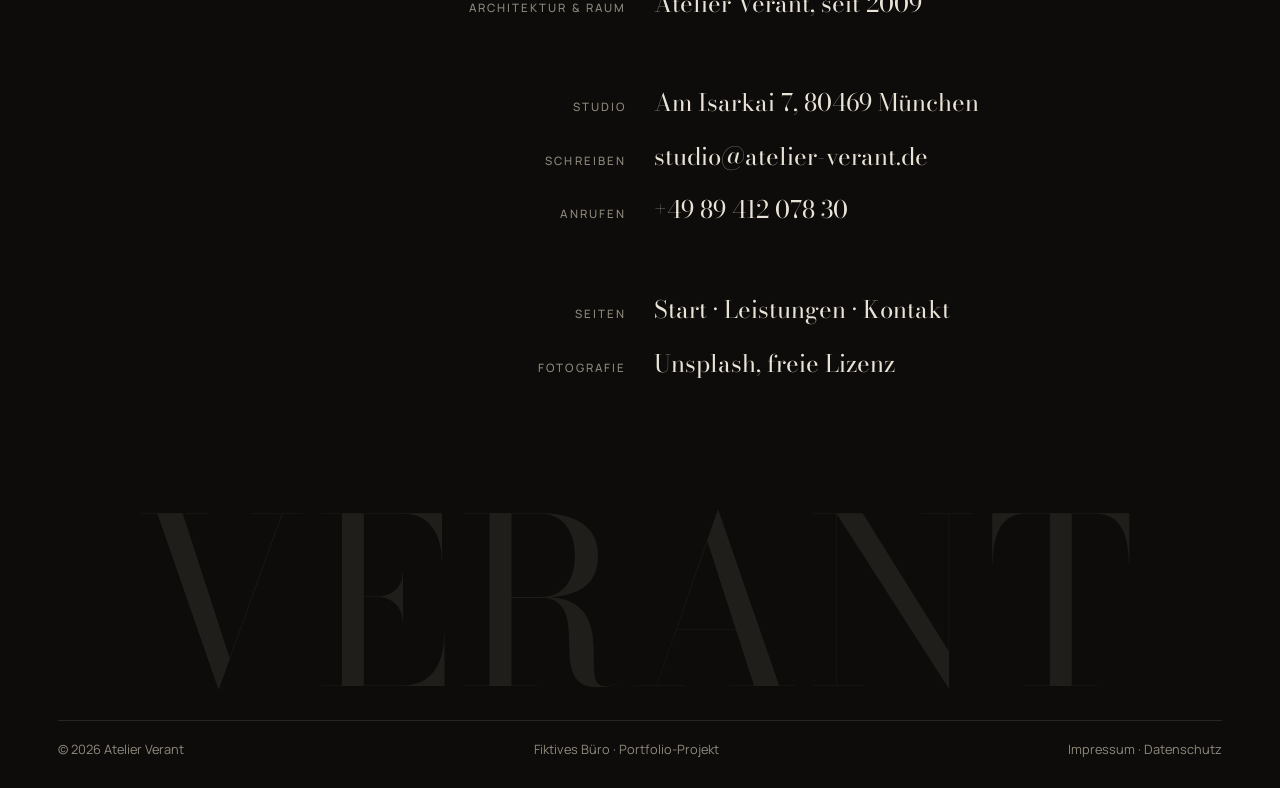
<file: kontakt.html>
<!doctype html>
<html lang="de">
<head>
<meta charset="utf-8">
<meta name="viewport" content="width=device-width, initial-scale=1, viewport-fit=cover">
<title>Kontakt · Atelier Verant</title>
<meta name="claude:viewport-fit-sides" content="cover">
<meta name="description" content="Erstgespräch mit Atelier Verant vereinbaren – im Studio am Isarkai oder auf Ihrem Grundstück.">
<link rel="preconnect" href="https://fonts.googleapis.com">
<link rel="preconnect" href="https://fonts.gstatic.com" crossorigin>
<link rel="stylesheet" href="https://fonts.googleapis.com/css2?family=Bodoni+Moda:ital,opsz,wght@0,6..96,400;0,6..96,500;1,6..96,400&family=IBM+Plex+Mono:wght@400&family=Manrope:wght@300;400;500;600&display=swap">
<link rel="preload" as="image" href="assets/img/atelierhaus.jpg">
<link rel="stylesheet" href="assets/style.css">
</head>
<body>

<div class="curtain" aria-hidden="true"><span>Kontakt</span></div>

<header class="site-header">
  <div class="wrap">
    <a class="logo" href="index.html" data-word="Verant" aria-label="Atelier Verant – Startseite">Verant</a>
    <nav class="nav" aria-label="Hauptnavigation">
      <a href="index.html#projekte" data-word="Projekte">Projekte</a>
      <a href="index.html#studio" data-word="Studio">Studio</a>
      <a href="leistungen.html" data-word="Leistungen">Leistungen</a>
      <a href="kontakt.html" aria-current="page" data-word="Kontakt">Kontakt</a>
    </nav>
    <button class="menu-btn" type="button" aria-expanded="false" aria-controls="mobile-menu"><span class="label">Menü</span><span class="bars"></span></button>
  </div>
</header>

<div class="mobile-menu" id="mobile-menu">
  <div class="wrap">
    <nav aria-label="Mobile Navigation">
      <a href="index.html" data-word="Verant">Start</a>
      <a href="index.html#projekte" data-word="Projekte">Projekte</a>
      <a href="leistungen.html" data-word="Leistungen">Leistungen</a>
      <a href="kontakt.html" data-word="Kontakt">Kontakt</a>
    </nav>
  </div>
  <div class="wrap mm-foot muted">
    <span>Am Isarkai 7, 80469 München</span>
    <span>studio@atelier-verant.de</span>
  </div>
</div>

<main>
  <div class="split">
    <figure class="split-media">
      <div class="ph"><img src="assets/img/atelierhaus.jpg" alt="Haus mit Holzlamellen-Erker und warm erleuchtetem Treppenraum zur blauen Stunde" fetchpriority="high"></div>
      <figcaption data-hero-fade><span>Studio am Isarkai</span><span>Mo – Fr, ab 9 Uhr</span></figcaption>
    </figure>

    <div class="split-body" data-hero>
      <div>
        <span class="label" data-hero-fade>Kontakt</span>
        <h1 style="margin-top: 24px">
          <span class="line-mask"><span>Erzählen Sie</span></span>
          <span class="line-mask"><span>uns von</span></span>
          <span class="line-mask"><span>Ihrem Ort.</span></span>
        </h1>
        <p class="lead" data-hero-fade>Ein Grundstück am Hang, ein Bauernhaus mit Geschichte oder bisher nur eine Idee: Jedes Projekt beginnt bei uns mit einem persönlichen Gespräch. Wir antworten innerhalb von zwei Werktagen.</p>
      </div>

      <div class="info-grid">
        <div class="info-block" data-reveal>
          <span class="label">Studio</span>
          <p class="big">Am Isarkai 7<br>80469 München</p>
          <p class="muted" style="font-size:.9rem">U1/U2 Fraunhoferstraße, 6 Minuten zu Fuß</p>
        </div>
        <div class="info-block" data-reveal data-delay="0.08">
          <span class="label">Sprechzeiten</span>
          <div class="hours"><span>Mo – Do</span><span>09:00 – 18:30</span><span>Fr</span><span>09:00 – 15:00</span><span>Sa</span><span>nach Vereinbarung</span></div>
        </div>
        <div class="info-block" data-reveal>
          <span class="label">Schreiben</span>
          <div class="copy-row"><p class="big" id="mail-text">studio@atelier-verant.de</p></div>
          <div><button class="copy-btn" type="button" data-copy="studio@atelier-verant.de" data-target="mail-text">Kopieren</button></div>
        </div>
        <div class="info-block" data-reveal data-delay="0.08">
          <span class="label">Anrufen</span>
          <div class="copy-row"><p class="big" id="tel-text">+49 89 412 078 30</p></div>
          <div><button class="copy-btn" type="button" data-copy="+49 89 412 078 30" data-target="tel-text">Kopieren</button></div>
        </div>
      </div>

      <div id="anfrage">
        <h2 style="font-size: var(--step-3); margin-bottom: 40px" data-split-lines><span class="line-mask"><span>Ihre Anfrage</span></span></h2>

        <form class="contact-form" id="contact-form" novalidate>
          <div class="form-row">
            <div class="field">
              <input id="f-name" name="name" type="text" placeholder=" " autocomplete="name" data-required>
              <label for="f-name">Ihr Name</label>
              <span class="line"></span>
              <span class="err" aria-live="polite"></span>
            </div>
            <div class="field">
              <input id="f-mail" name="email" type="email" placeholder=" " autocomplete="email" data-required>
              <label for="f-mail">E-Mail-Adresse</label>
              <span class="line"></span>
              <span class="err" aria-live="polite"></span>
            </div>
          </div>
          <div class="form-row">
            <div class="field">
              <input id="f-phone" name="phone" type="tel" placeholder=" " autocomplete="tel">
              <label for="f-phone">Telefon (optional)</label>
              <span class="line"></span>
            </div>
            <div class="field">
              <input id="f-place" name="place" type="text" placeholder=" ">
              <label for="f-place">Ort des Vorhabens</label>
              <span class="line"></span>
            </div>
          </div>

          <fieldset>
            <legend class="label">Art des Projekts</legend>
            <div class="chips">
              <label class="chip"><input type="checkbox" id="t-neubau" name="type" value="Neubau"><span>Neubau</span></label>
              <label class="chip"><input type="checkbox" id="t-umbau" name="type" value="Umbau"><span>Umbau &amp; Sanierung</span></label>
              <label class="chip"><input type="checkbox" id="t-denkmal" name="type" value="Denkmal"><span>Denkmal</span></label>
              <label class="chip"><input type="checkbox" id="t-interior" name="type" value="Innenarchitektur"><span>Innenarchitektur</span></label>
              <label class="chip"><input type="checkbox" id="t-garten" name="type" value="Freiraum"><span>Garten &amp; Freiraum</span></label>
            </div>
          </fieldset>

          <fieldset>
            <legend class="label">Budget für Bauwerk und Technik</legend>
            <div class="chips">
              <label class="chip"><input type="radio" id="b-1" name="budget" value="unter 1 Mio."><span>unter 1 Mio. €</span></label>
              <label class="chip"><input type="radio" id="b-2" name="budget" value="1–3 Mio."><span>1 – 3 Mio. €</span></label>
              <label class="chip"><input type="radio" id="b-3" name="budget" value="3–10 Mio."><span>3 – 10 Mio. €</span></label>
              <label class="chip"><input type="radio" id="b-4" name="budget" value="über 10 Mio."><span>über 10 Mio. €</span></label>
              <label class="chip"><input type="radio" id="b-5" name="budget" value="offen"><span>noch offen</span></label>
            </div>
          </fieldset>

          <div class="field">
            <textarea id="f-msg" name="message" placeholder=" " rows="5" data-required></textarea>
            <label for="f-msg">Was planen Sie?</label>
            <span class="line"></span>
            <span class="err" aria-live="polite"></span>
          </div>

          <div>
            <label class="consent" for="f-consent">
              <input type="checkbox" id="f-consent" name="consent">
              <span>Ich bin einverstanden, dass meine Angaben zur Bearbeitung der Anfrage gespeichert werden. Die Einwilligung kann ich jederzeit widerrufen.</span>
            </label>
            <span class="err" id="consent-err" aria-live="polite"></span>
          </div>

          <div class="form-foot">
            <small>Demo-Formular, es werden keine Daten versendet.</small>
            <button class="btn btn--light" type="submit">Anfrage senden <span class="arrow">→</span></button>
          </div>
        </form>

        <div class="form-success" id="form-success" hidden>
          <span class="label">Anfrage erhalten</span>
          <h2>Danke, <span id="success-name">Sie</span>.</h2>
          <p>Ihre Nachricht ist angekommen. Wir melden uns innerhalb von zwei Werktagen, um einen Termin im Studio oder auf Ihrem Grundstück zu vereinbaren.</p>
          <p class="muted" style="font-size:.85rem">Hinweis: Dies ist ein Demo-Formular. Es wurden keine Daten übertragen.</p>
          <div><button class="btn" type="button" id="form-reset">Neue Anfrage <span class="arrow">→</span></button></div>
        </div>
      </div>

      <div>
        <h2 style="font-size: var(--step-2); margin-bottom: 32px" data-split-lines><span class="line-mask"><span>Was nach Ihrer Nachricht passiert</span></span></h2>
        <div class="steps">
          <article class="step" data-reveal><span class="label">Woche 1</span><h3>Rückruf</h3><p>In 20 Minuten klären wir, ob Ihr Vorhaben und unser Büro zueinander passen.</p></article>
          <article class="step" data-reveal data-delay="0.1"><span class="label">Woche 2 – 3</span><h3>Ortsbegehung</h3><p>Wir besuchen Ihr Grundstück oder Gebäude, messen, fotografieren und hören zu.</p></article>
          <article class="step" data-reveal data-delay="0.2"><span class="label">Woche 4</span><h3>Angebot</h3><p>Sie erhalten ein Honorarangebot nach HOAI und eine erste Skizze unseres Ansatzes.</p></article>
        </div>
      </div>
    </div>
  </div>
</main>

<footer class="credits">
  <div class="wrap">
    <dl class="credits-roll">
      <div class="credit"><dt>Ein Büro von</dt><dd>Lena Verant &amp; Jonas Marek</dd></div>
      <div class="credit"><dt>Architektur &amp; Raum</dt><dd>Atelier Verant, seit 2009</dd></div>
      <div class="credits-gap"></div>
      <div class="credit"><dt>Studio</dt><dd>Am Isarkai 7, 80469 München</dd></div>
      <div class="credit"><dt>Schreiben</dt><dd>studio@atelier-verant.de</dd></div>
      <div class="credit"><dt>Anrufen</dt><dd>+49 89 412 078 30</dd></div>
      <div class="credits-gap"></div>
      <div class="credit"><dt>Seiten</dt><dd><a href="index.html" data-word="Verant">Start</a> · <a href="leistungen.html" data-word="Leistungen">Leistungen</a> · <a href="kontakt.html" data-word="Kontakt">Kontakt</a></dd></div>
      <div class="credit"><dt>Fotografie</dt><dd>Unsplash, freie Lizenz</dd></div>
    </dl>
    <div class="wordmark" aria-hidden="true">VERANT</div>
    <div class="credits-bottom">
      <span>© <span data-year>2026</span> Atelier Verant</span>
      <span>Fiktives Büro · Portfolio-Projekt</span>
      <span>Impressum · Datenschutz</span>
    </div>
  </div>
</footer>


<script src="assets/vendor/gsap.min.js"></script>
<script src="assets/vendor/ScrollTrigger.min.js"></script>
<script src="assets/vendor/lenis.min.js"></script>
<script src="assets/main.js"></script>
</body>
</html>
</file>
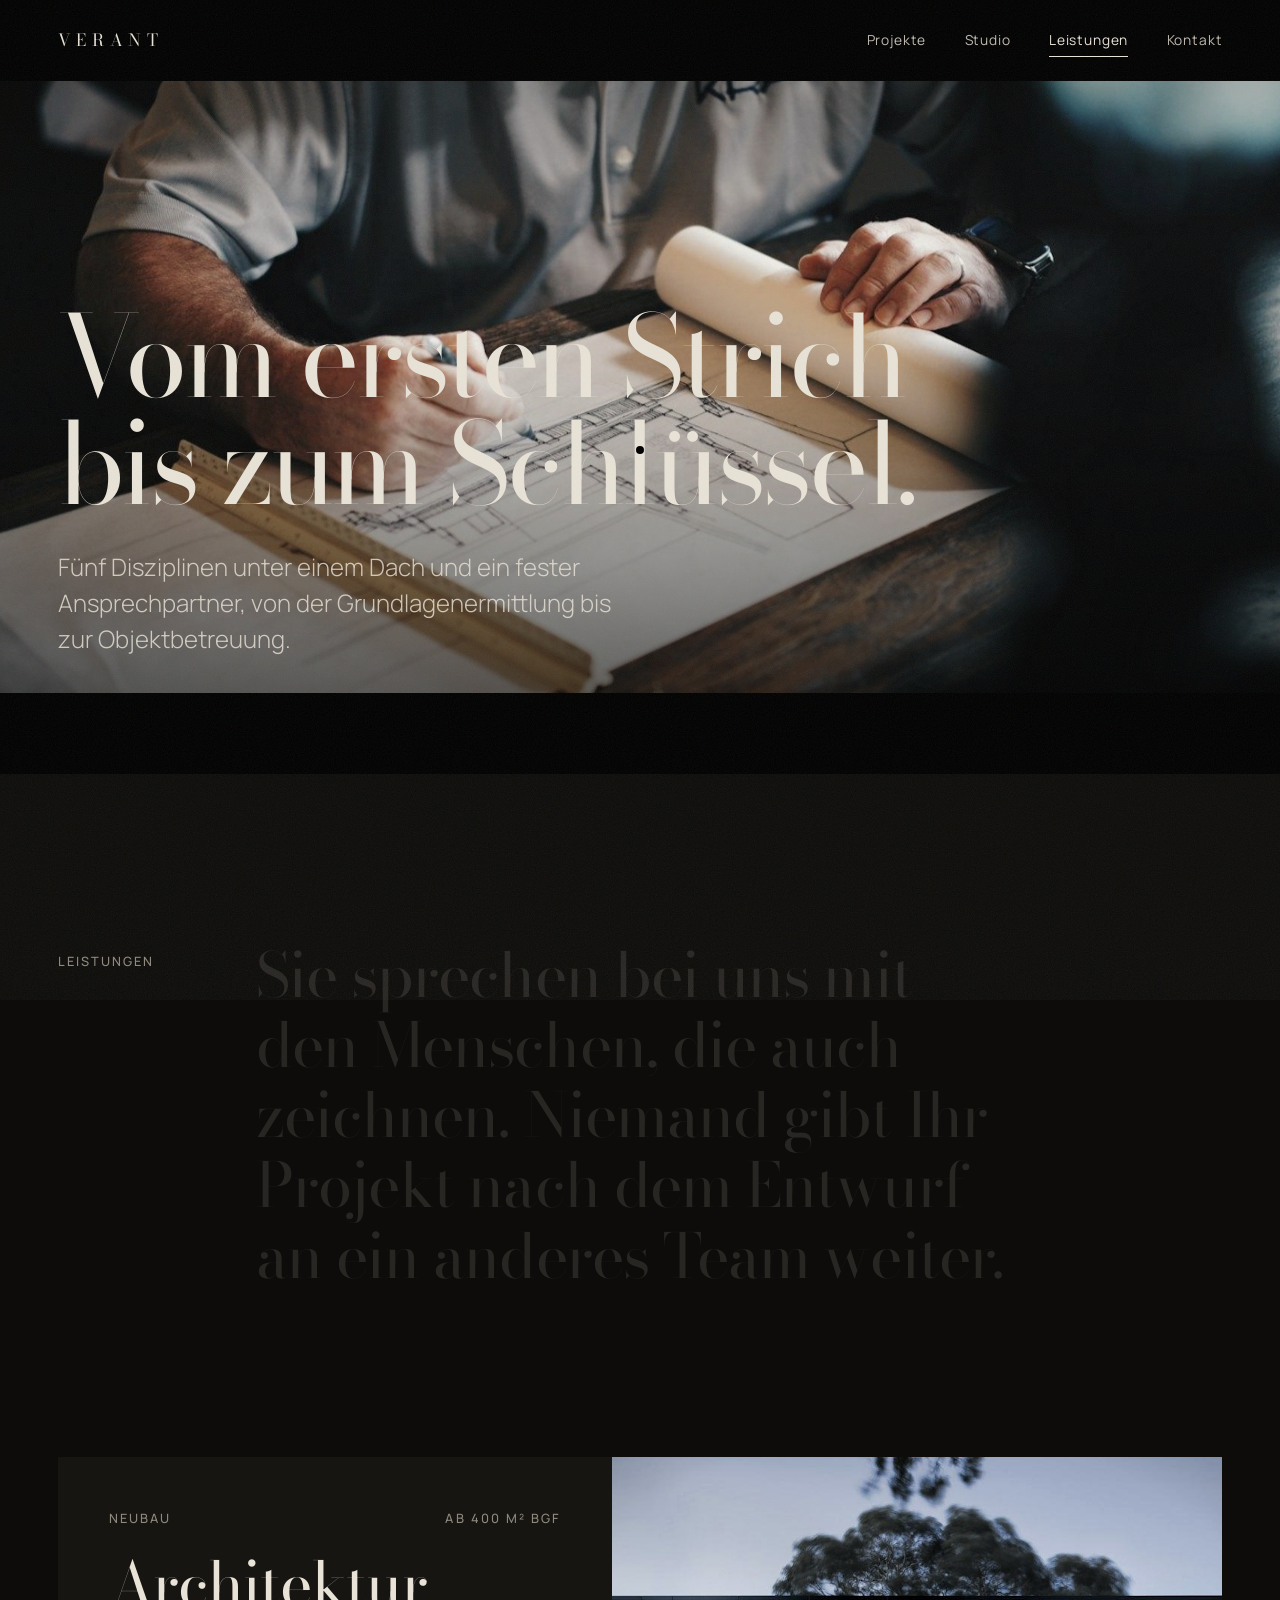
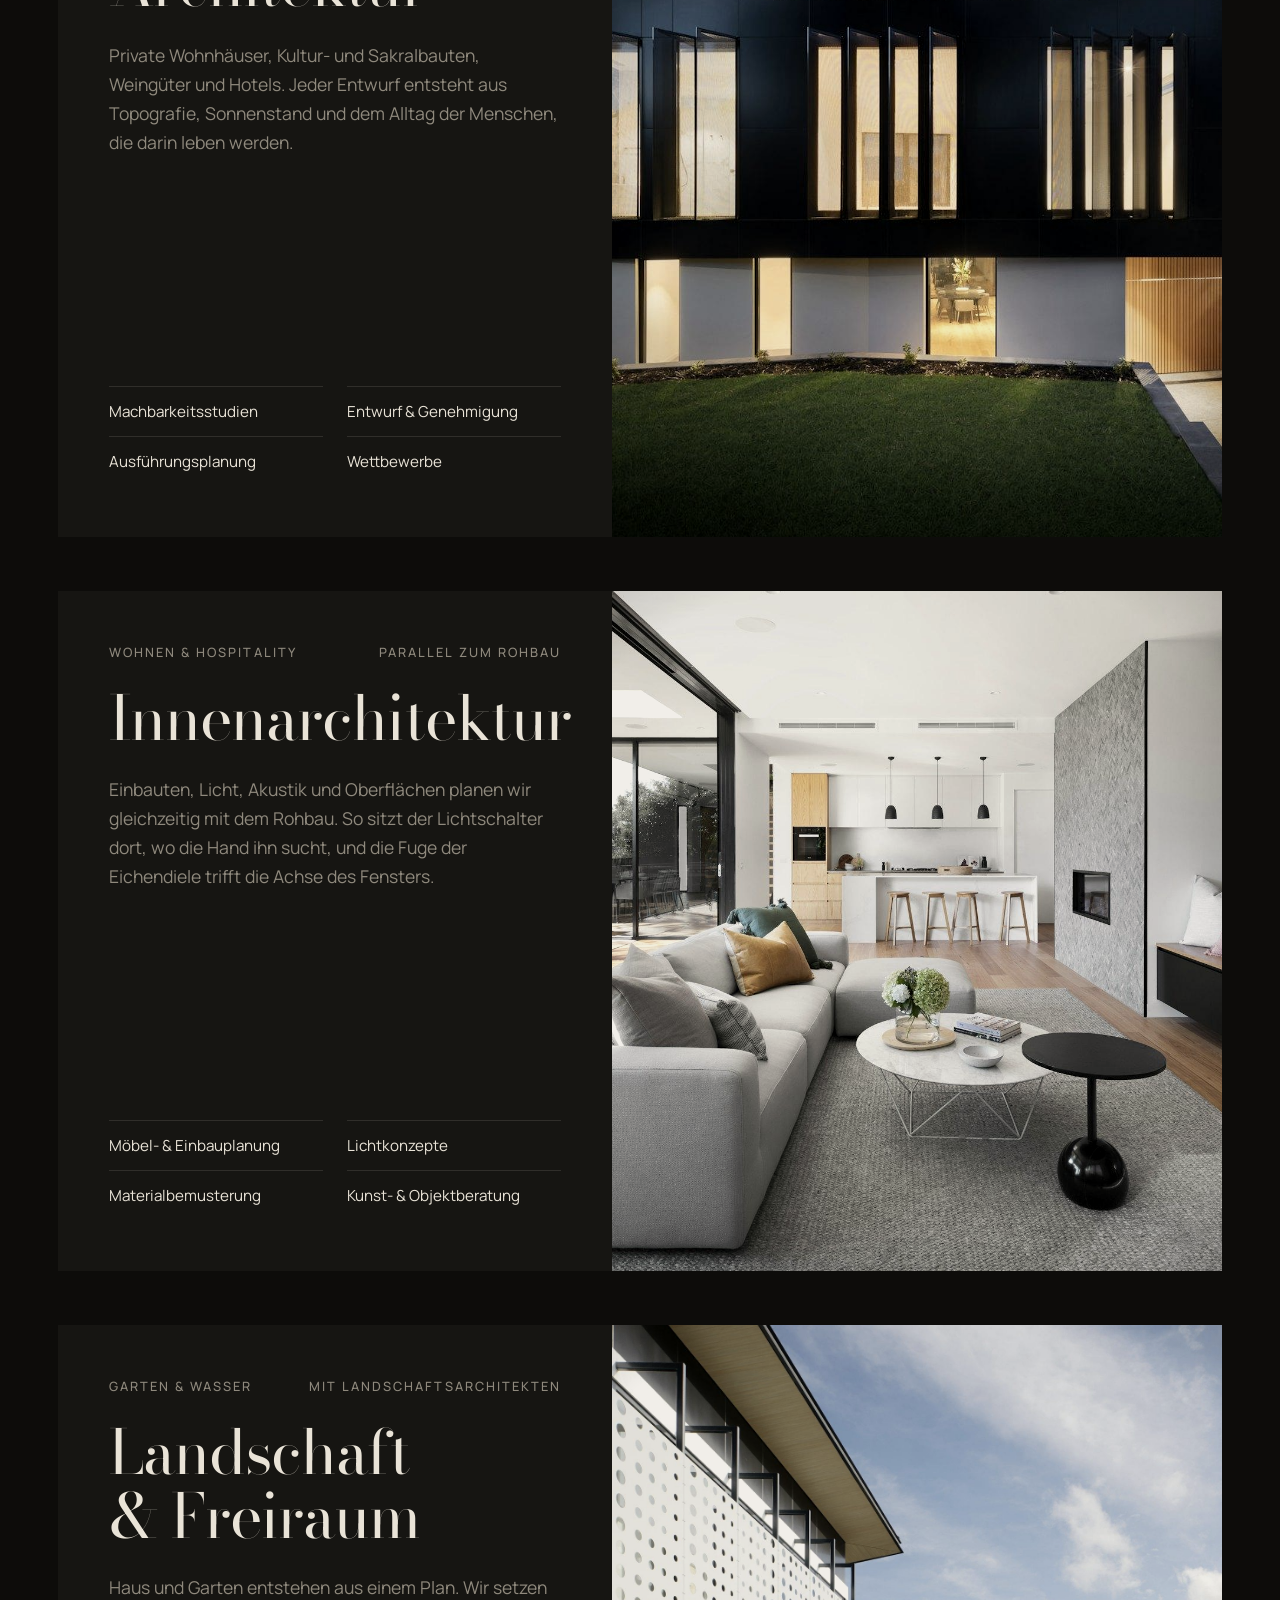
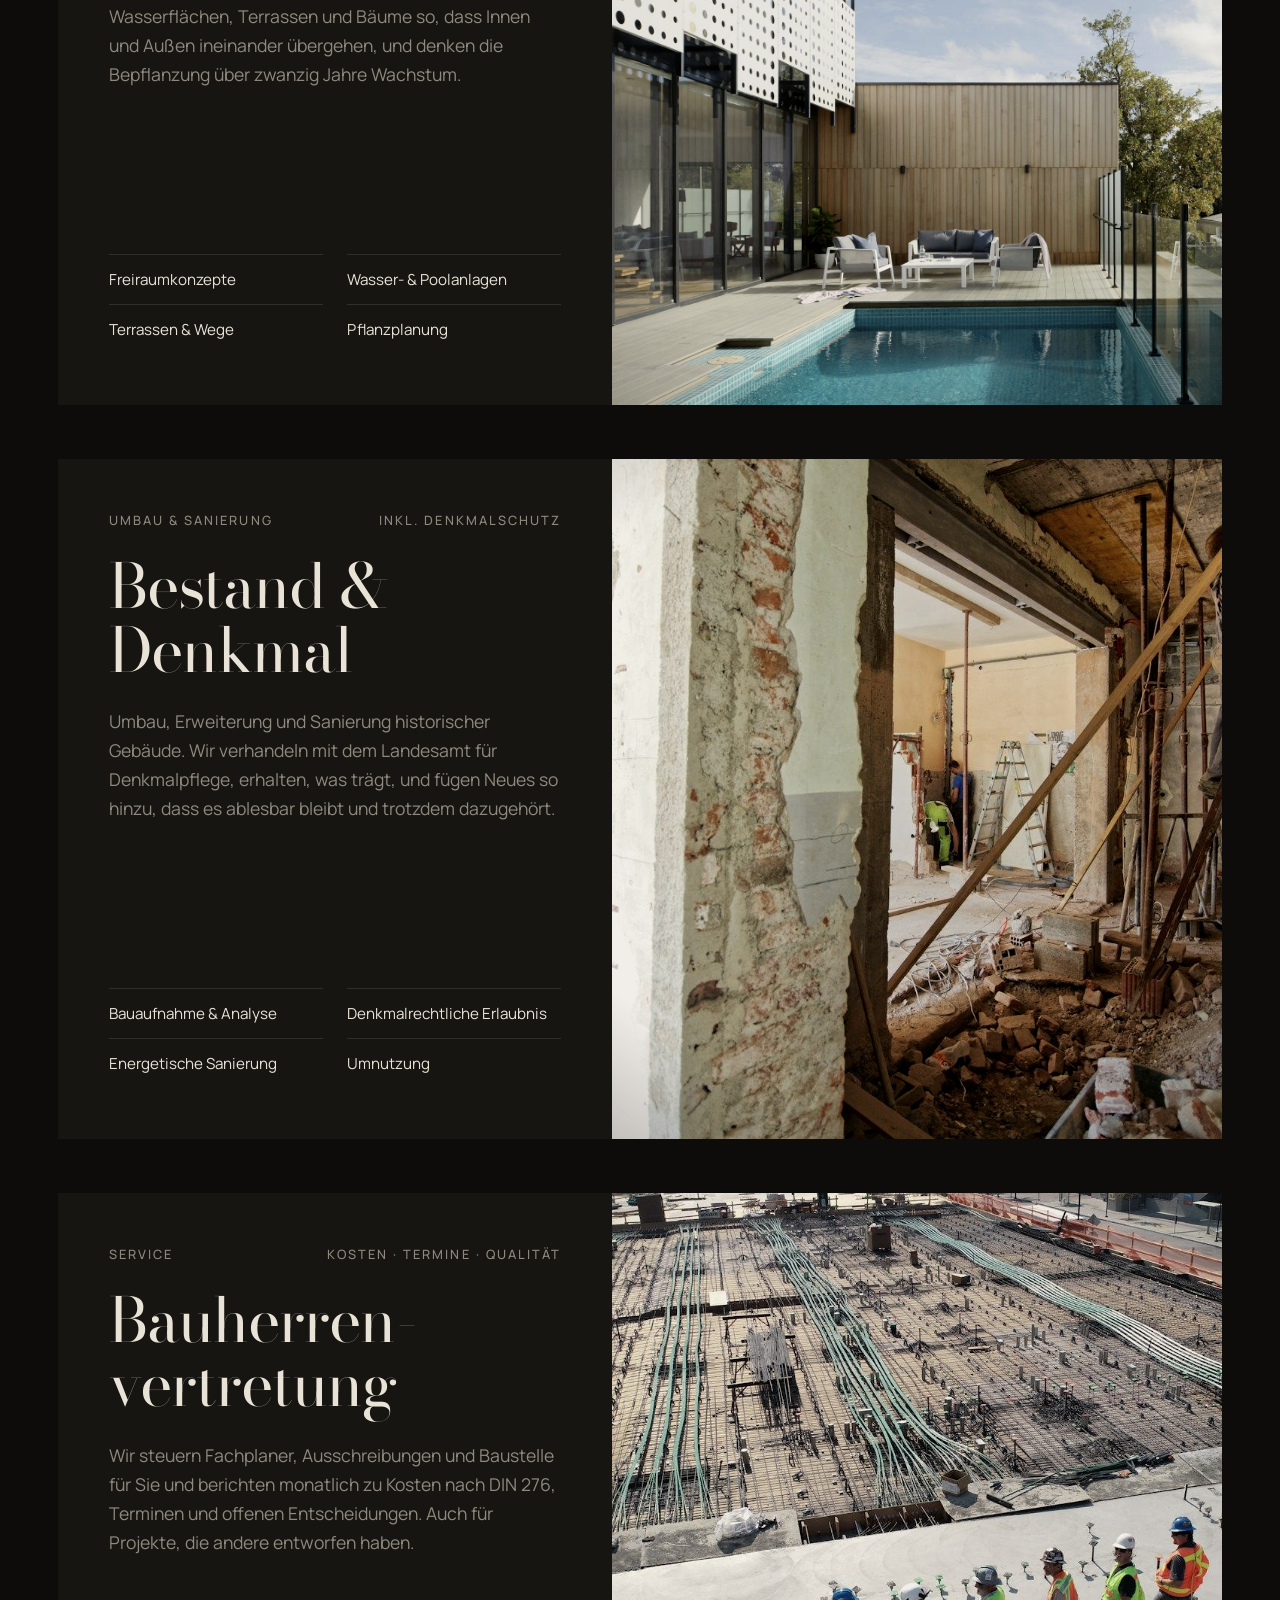
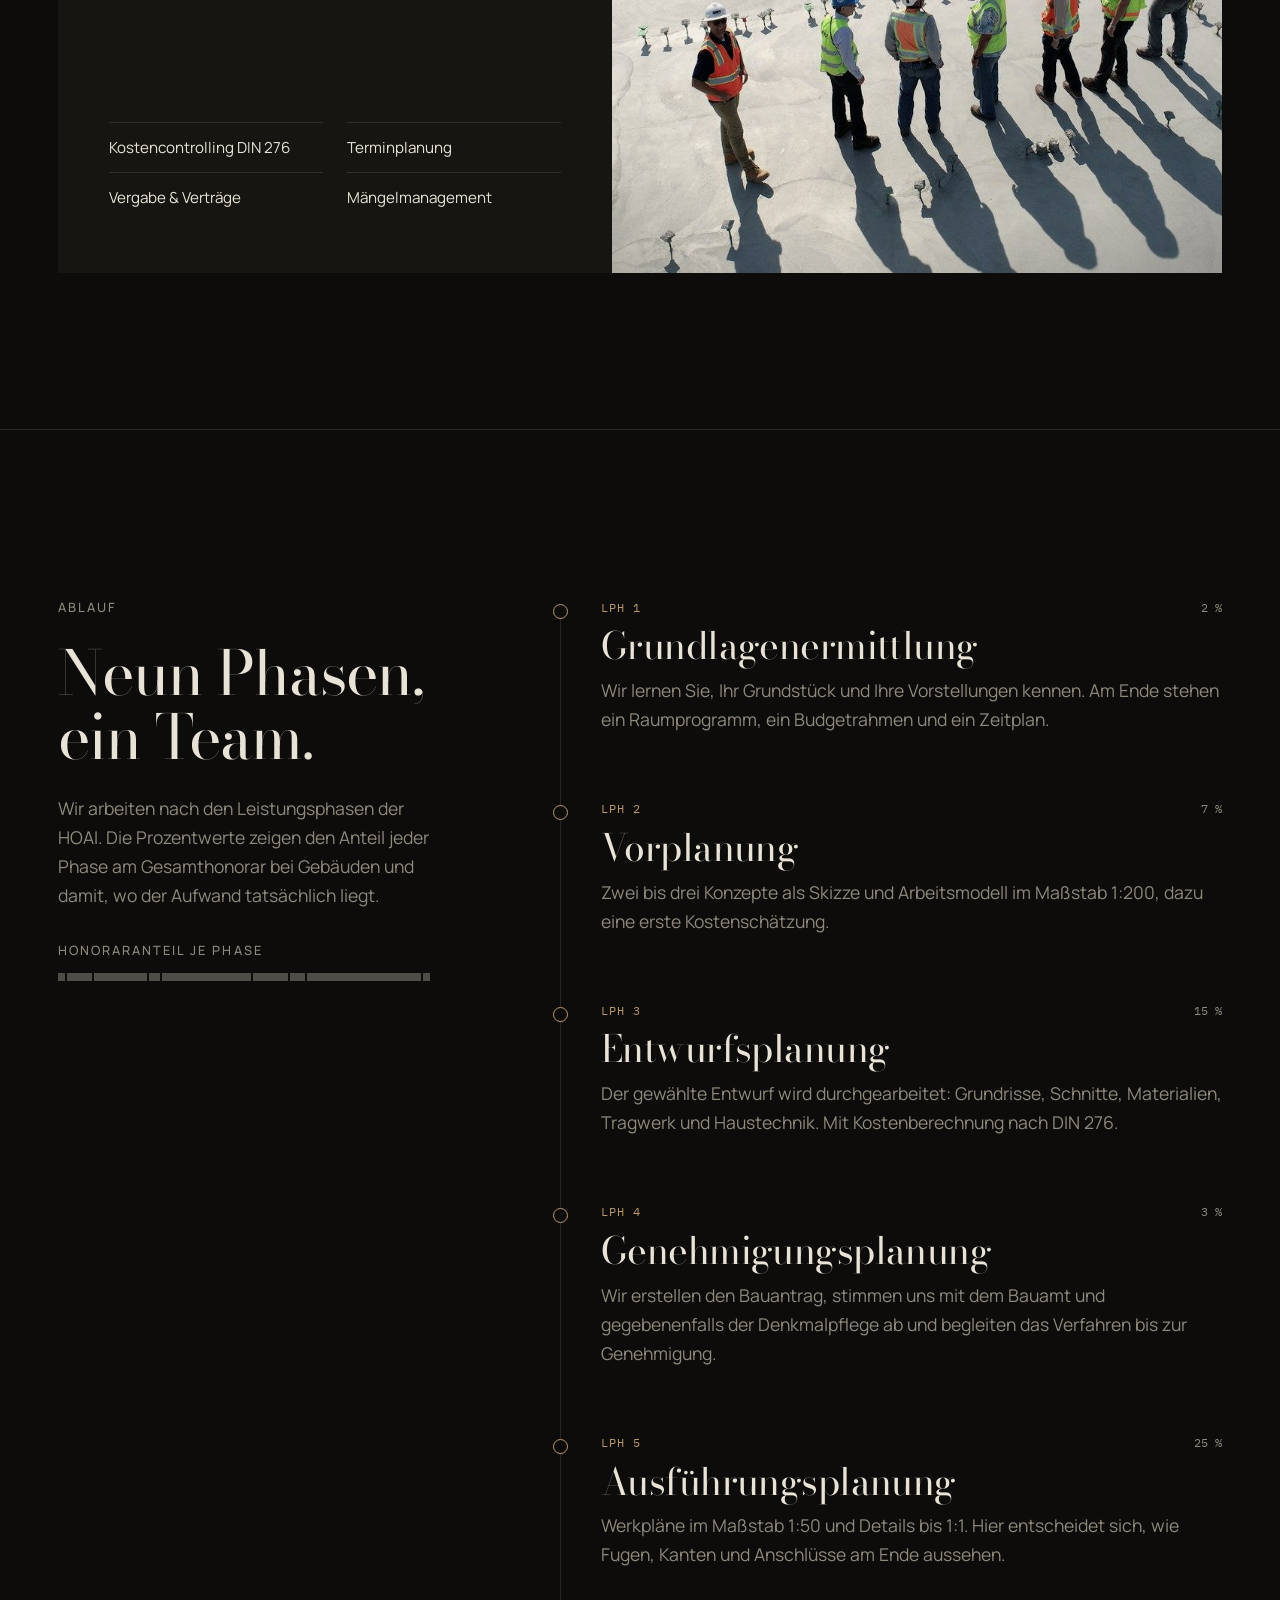
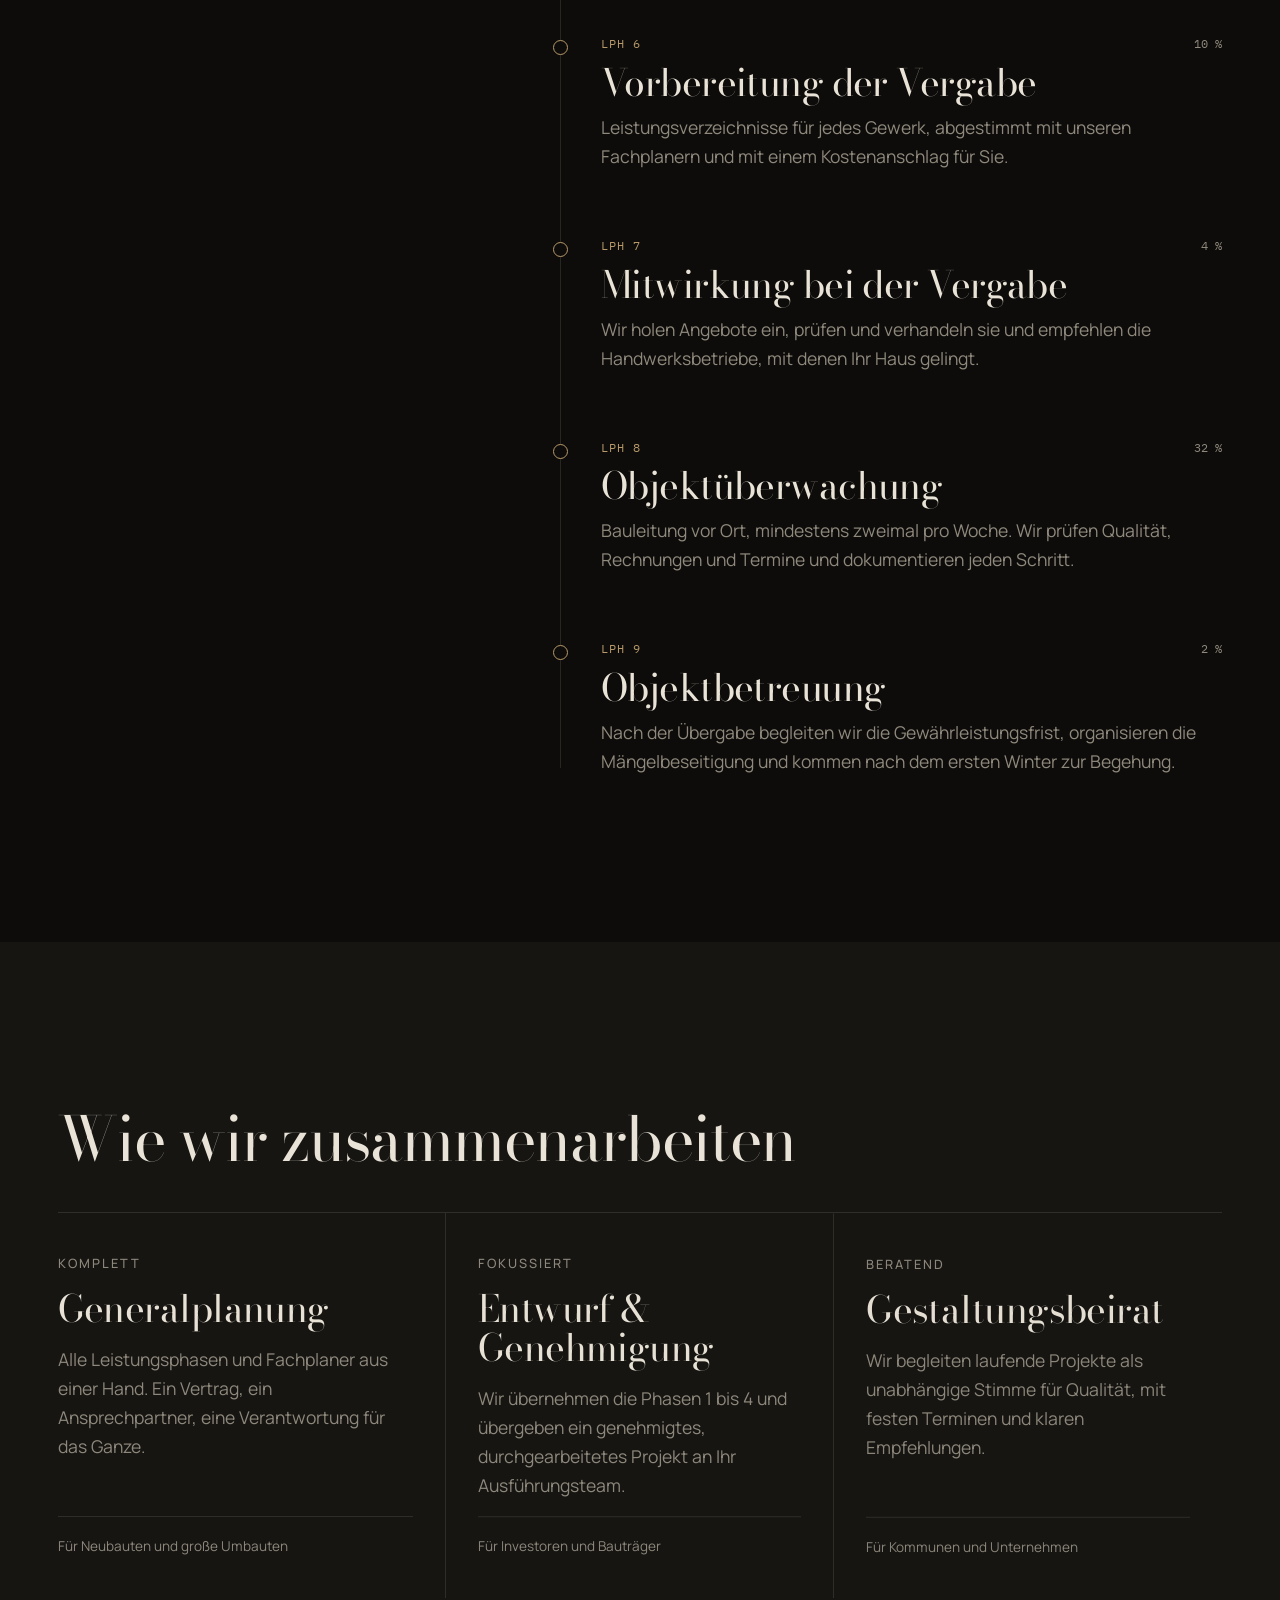
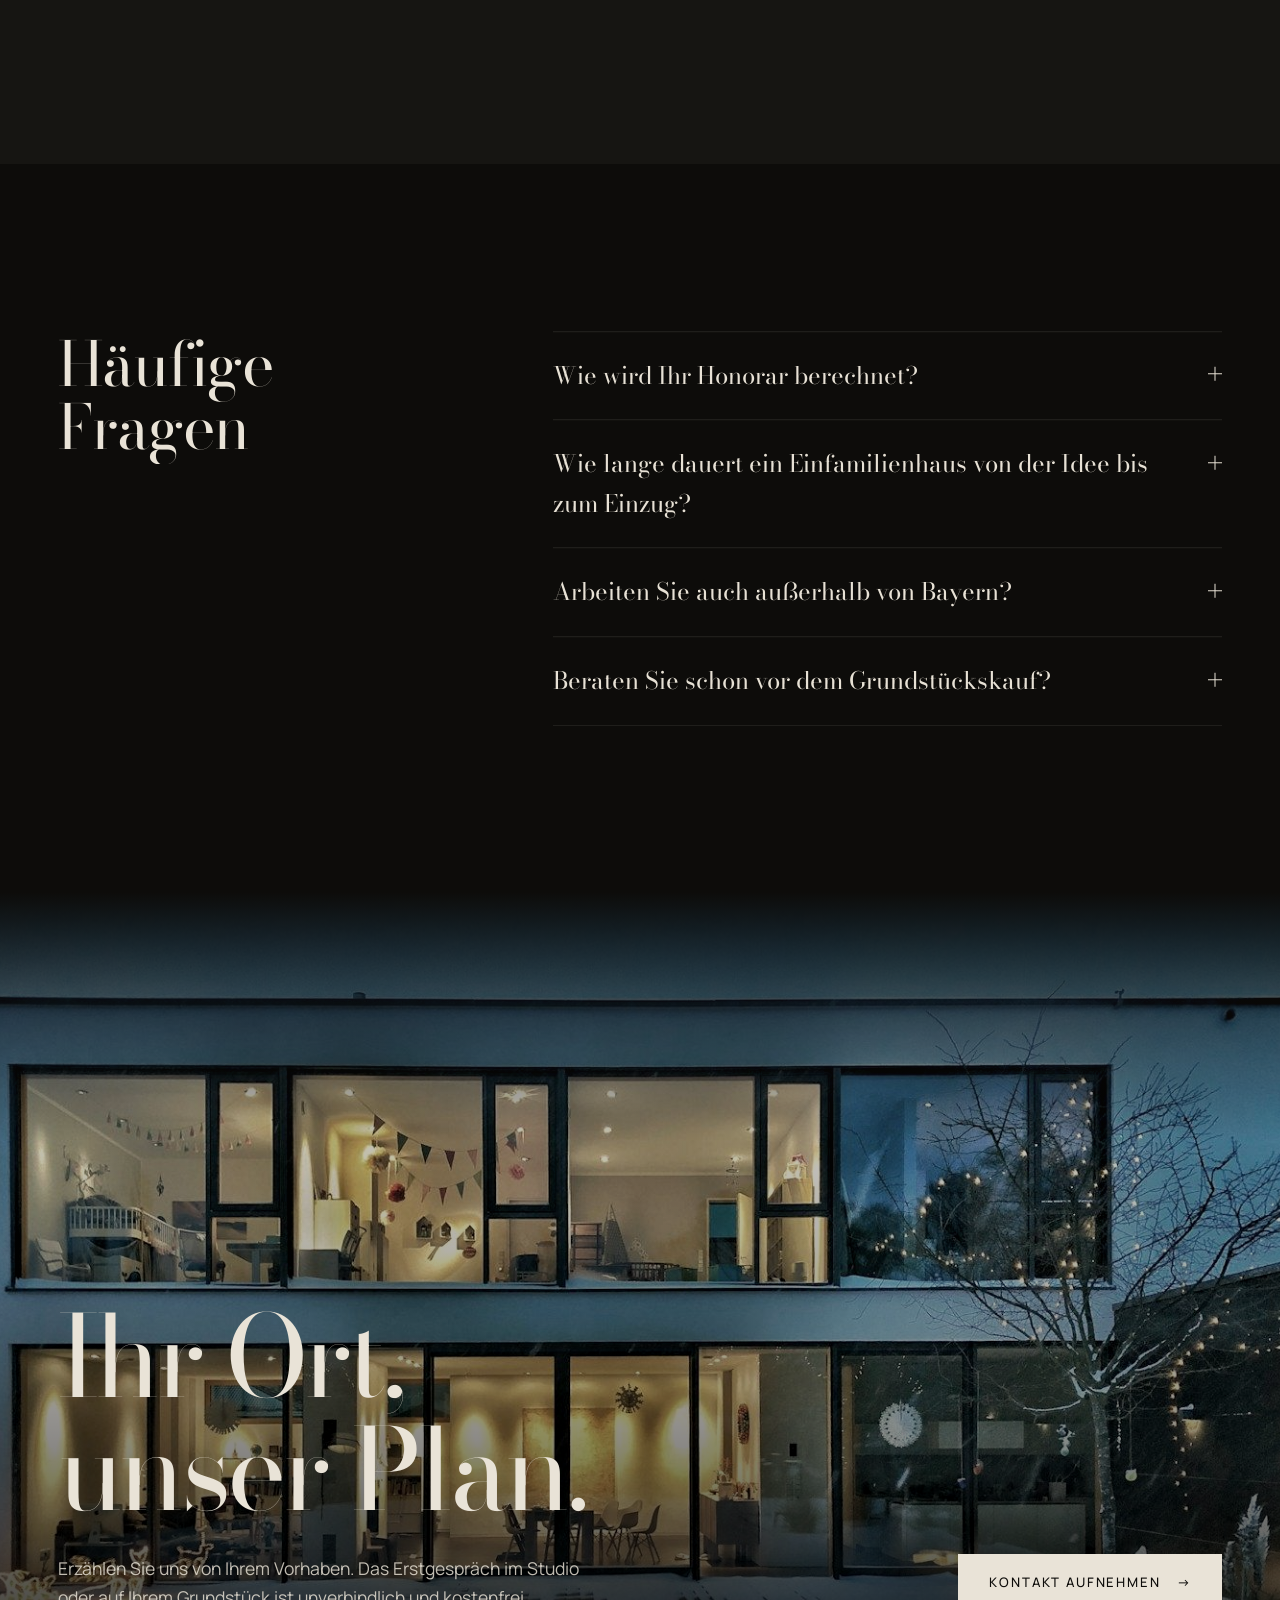
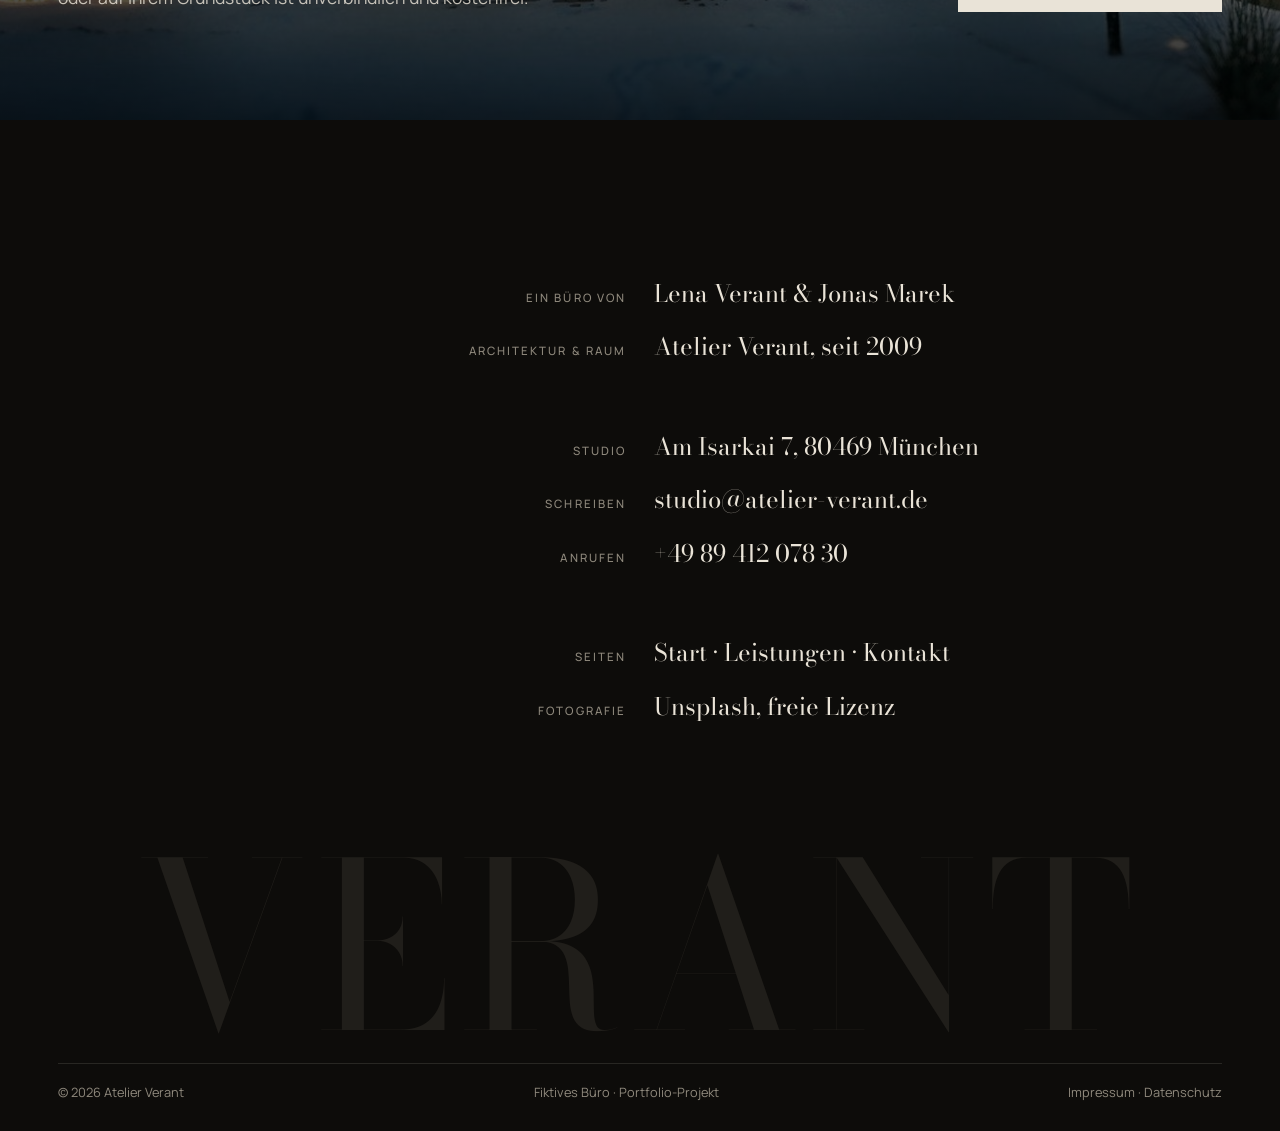
<file: leistungen.html>
<!doctype html>
<html lang="de">
<head>
<meta charset="utf-8">
<meta name="viewport" content="width=device-width, initial-scale=1, viewport-fit=cover">
<title>Leistungen · Atelier Verant</title>
<meta name="claude:viewport-fit-sides" content="cover">
<meta name="description" content="Architektur, Innenarchitektur, Freiraum, Bestand und Bauherrenvertretung – alle neun Leistungsphasen aus einer Hand.">
<link rel="preconnect" href="https://fonts.googleapis.com">
<link rel="preconnect" href="https://fonts.gstatic.com" crossorigin>
<link rel="stylesheet" href="https://fonts.googleapis.com/css2?family=Bodoni+Moda:ital,opsz,wght@0,6..96,400;0,6..96,500;1,6..96,400&family=IBM+Plex+Mono:wght@400&family=Manrope:wght@300;400;500;600&display=swap">
<link rel="preload" as="image" href="assets/img/zeichnung.jpg">
<link rel="stylesheet" href="assets/style.css">
</head>
<body>

<div class="curtain" aria-hidden="true"><span>Leistungen</span></div>

<header class="site-header">
  <div class="wrap">
    <a class="logo" href="index.html" data-word="Verant" aria-label="Atelier Verant – Startseite">Verant</a>
    <nav class="nav" aria-label="Hauptnavigation">
      <a href="index.html#projekte" data-word="Projekte">Projekte</a>
      <a href="index.html#studio" data-word="Studio">Studio</a>
      <a href="leistungen.html" aria-current="page" data-word="Leistungen">Leistungen</a>
      <a href="kontakt.html" data-word="Kontakt">Kontakt</a>
    </nav>
    <button class="menu-btn" type="button" aria-expanded="false" aria-controls="mobile-menu"><span class="label">Menü</span><span class="bars"></span></button>
  </div>
</header>

<div class="mobile-menu" id="mobile-menu">
  <div class="wrap">
    <nav aria-label="Mobile Navigation">
      <a href="index.html" data-word="Verant">Start</a>
      <a href="index.html#projekte" data-word="Projekte">Projekte</a>
      <a href="leistungen.html" data-word="Leistungen">Leistungen</a>
      <a href="kontakt.html" data-word="Kontakt">Kontakt</a>
    </nav>
  </div>
  <div class="wrap mm-foot muted">
    <span>Am Isarkai 7, 80469 München</span>
    <span>studio@atelier-verant.de</span>
  </div>
</div>

<main>
  <section class="film film--page" data-hero aria-label="Leistungen">
    <figure class="ph">
      <img src="assets/img/zeichnung.jpg" alt="Hände eines Architekten, der mit Lineal und Bleistift einen Grundriss auf Transparentpapier zeichnet" fetchpriority="high">
    </figure>
    <div class="bars" aria-hidden="true"><i></i><i></i></div>
    <div class="film-content">
      <div class="wrap">
        <h1>
          <span class="line-mask"><span>Vom ersten Strich</span></span>
          <span class="line-mask"><span>bis zum Schlüssel.</span></span>
        </h1>
        <p class="film-lead" data-hero-fade>Fünf Disziplinen unter einem Dach und ein fester Ansprechpartner, von der Grundlagenermittlung bis zur Objektbetreuung.</p>
      </div>
    </div>
  </section>

  <section class="section">
    <div class="wrap">
      <div class="intro-split">
        <span class="label">Leistungen</span>
        <p class="statement" data-words>Sie sprechen bei uns mit den Menschen, die auch zeichnen. Niemand gibt Ihr Projekt nach dem Entwurf an ein anderes Team weiter.</p>
      </div>
    </div>
  </section>

  <!-- Disciplines -->
  <section aria-label="Disziplinen" style="padding-bottom: clamp(64px, 8vw, 120px)">
    <div class="wrap">
      <div class="disciplines">
        <article class="discipline">
          <div class="discipline-body">
            <div class="discipline-top"><span class="label">Neubau</span><span class="label">ab 400 m² BGF</span></div>
            <h2>Architektur</h2>
            <p>Private Wohnhäuser, Kultur- und Sakralbauten, Weingüter und Hotels. Jeder Entwurf entsteht aus Topografie, Sonnenstand und dem Alltag der Menschen, die darin leben werden.</p>
            <ul><li>Machbarkeitsstudien</li><li>Entwurf &amp; Genehmigung</li><li>Ausführungsplanung</li><li>Wettbewerbe</li></ul>
          </div>
          <figure class="ph"><div class="ph-inner" data-parallax="6"><img src="assets/img/schwarzach.jpg" alt="Schwarzer Baukörper mit beleuchteten Fensterschlitzen in der Dämmerung" loading="lazy"></div></figure>
        </article>

        <article class="discipline">
          <div class="discipline-body">
            <div class="discipline-top"><span class="label">Wohnen &amp; Hospitality</span><span class="label">parallel zum Rohbau</span></div>
            <h2>Innenarchitektur</h2>
            <p>Einbauten, Licht, Akustik und Oberflächen planen wir gleichzeitig mit dem Rohbau. So sitzt der Lichtschalter dort, wo die Hand ihn sucht, und die Fuge der Eichendiele trifft die Achse des Fensters.</p>
            <ul><li>Möbel- &amp; Einbauplanung</li><li>Lichtkonzepte</li><li>Materialbemusterung</li><li>Kunst- &amp; Objektberatung</li></ul>
          </div>
          <figure class="ph"><div class="ph-inner" data-parallax="6"><img src="assets/img/interior-holz.jpg" alt="Wohnraum mit hellem Sofa, Betonwand und raumhoher Eichenholzverkleidung" loading="lazy"></div></figure>
        </article>

        <article class="discipline">
          <div class="discipline-body">
            <div class="discipline-top"><span class="label">Garten &amp; Wasser</span><span class="label">mit Landschaftsarchitekten</span></div>
            <h2>Landschaft &amp; Freiraum</h2>
            <p>Haus und Garten entstehen aus einem Plan. Wir setzen Wasserflächen, Terrassen und Bäume so, dass Innen und Außen ineinander übergehen, und denken die Bepflanzung über zwanzig Jahre Wachstum.</p>
            <ul><li>Freiraumkonzepte</li><li>Wasser- &amp; Poolanlagen</li><li>Terrassen &amp; Wege</li><li>Pflanzplanung</li></ul>
          </div>
          <figure class="ph"><div class="ph-inner" data-parallax="6"><img src="assets/img/poolhaus.jpg" alt="Schmaler Pool entlang eines Hauses mit Holzlamellen und weißer Lochfassade" loading="lazy"></div></figure>
        </article>

        <article class="discipline">
          <div class="discipline-body">
            <div class="discipline-top"><span class="label">Umbau &amp; Sanierung</span><span class="label">inkl. Denkmalschutz</span></div>
            <h2>Bestand &amp; Denkmal</h2>
            <p>Umbau, Erweiterung und Sanierung historischer Gebäude. Wir verhandeln mit dem Landesamt für Denkmalpflege, erhalten, was trägt, und fügen Neues so hinzu, dass es ablesbar bleibt und trotzdem dazugehört.</p>
            <ul><li>Bauaufnahme &amp; Analyse</li><li>Denkmalrechtliche Erlaubnis</li><li>Energetische Sanierung</li><li>Umnutzung</li></ul>
          </div>
          <figure class="ph"><div class="ph-inner" data-parallax="6"><img src="assets/img/umbau.jpg" alt="Freigelegtes Ziegelmauerwerk und Holzstützen während eines Umbaus" loading="lazy"></div></figure>
        </article>

        <article class="discipline">
          <div class="discipline-body">
            <div class="discipline-top"><span class="label">Service</span><span class="label">Kosten · Termine · Qualität</span></div>
            <h2>Bauherren&shy;vertretung</h2>
            <p>Wir steuern Fachplaner, Ausschreibungen und Baustelle für Sie und berichten monatlich zu Kosten nach DIN 276, Terminen und offenen Entscheidungen. Auch für Projekte, die andere entworfen haben.</p>
            <ul><li>Kostencontrolling DIN 276</li><li>Terminplanung</li><li>Vergabe &amp; Verträge</li><li>Mängelmanagement</li></ul>
          </div>
          <figure class="ph"><div class="ph-inner" data-parallax="6"><img src="assets/img/baustelle.jpg" alt="Bauleitung und Handwerker mit Warnwesten auf einer großen Bodenplatte, lange Schatten am Morgen" loading="lazy"></div></figure>
        </article>
      </div>
    </div>
  </section>

  <!-- Phases -->
  <section class="section" style="border-top: 1px solid var(--line)" aria-labelledby="phases-title">
    <div class="wrap">
      <div class="phases-grid">
        <div class="phases-intro">
          <span class="label">Ablauf</span>
          <h2 id="phases-title" data-split-lines><span class="line-mask"><span>Neun Phasen,</span></span><span class="line-mask"><span>ein Team.</span></span></h2>
          <p>Wir arbeiten nach den Leistungsphasen der HOAI. Die Prozentwerte zeigen den Anteil jeder Phase am Gesamthonorar bei Gebäuden und damit, wo der Aufwand tatsächlich liegt.</p>
          <div>
            <span class="label">Honoraranteil je Phase</span>
            <div class="phase-bar" aria-hidden="true">
              <i style="flex:2"></i><i style="flex:7"></i><i style="flex:15"></i><i style="flex:3"></i><i style="flex:25"></i><i style="flex:10"></i><i style="flex:4"></i><i style="flex:32"></i><i style="flex:2"></i>
            </div>
          </div>
        </div>

        <div class="phases">
          <span class="rail" aria-hidden="true"></span>
          <ol>
            <li class="phase" data-reveal><div class="phase-head"><span class="lp">LPH 1</span><span class="share">2 %</span></div><h3>Grundlagenermittlung</h3><p>Wir lernen Sie, Ihr Grundstück und Ihre Vorstellungen kennen. Am Ende stehen ein Raumprogramm, ein Budgetrahmen und ein Zeitplan.</p></li>
            <li class="phase" data-reveal><div class="phase-head"><span class="lp">LPH 2</span><span class="share">7 %</span></div><h3>Vorplanung</h3><p>Zwei bis drei Konzepte als Skizze und Arbeitsmodell im Maßstab 1:200, dazu eine erste Kostenschätzung.</p></li>
            <li class="phase" data-reveal><div class="phase-head"><span class="lp">LPH 3</span><span class="share">15 %</span></div><h3>Entwurfsplanung</h3><p>Der gewählte Entwurf wird durchgearbeitet: Grundrisse, Schnitte, Materialien, Tragwerk und Haustechnik. Mit Kostenberechnung nach DIN 276.</p></li>
            <li class="phase" data-reveal><div class="phase-head"><span class="lp">LPH 4</span><span class="share">3 %</span></div><h3>Genehmigungsplanung</h3><p>Wir erstellen den Bauantrag, stimmen uns mit dem Bauamt und gegebenenfalls der Denkmalpflege ab und begleiten das Verfahren bis zur Genehmigung.</p></li>
            <li class="phase" data-reveal><div class="phase-head"><span class="lp">LPH 5</span><span class="share">25 %</span></div><h3>Ausführungsplanung</h3><p>Werkpläne im Maßstab 1:50 und Details bis 1:1. Hier entscheidet sich, wie Fugen, Kanten und Anschlüsse am Ende aussehen.</p></li>
            <li class="phase" data-reveal><div class="phase-head"><span class="lp">LPH 6</span><span class="share">10 %</span></div><h3>Vorbereitung der Vergabe</h3><p>Leistungsverzeichnisse für jedes Gewerk, abgestimmt mit unseren Fachplanern und mit einem Kostenanschlag für Sie.</p></li>
            <li class="phase" data-reveal><div class="phase-head"><span class="lp">LPH 7</span><span class="share">4 %</span></div><h3>Mitwirkung bei der Vergabe</h3><p>Wir holen Angebote ein, prüfen und verhandeln sie und empfehlen die Handwerksbetriebe, mit denen Ihr Haus gelingt.</p></li>
            <li class="phase" data-reveal><div class="phase-head"><span class="lp">LPH 8</span><span class="share">32 %</span></div><h3>Objektüberwachung</h3><p>Bauleitung vor Ort, mindestens zweimal pro Woche. Wir prüfen Qualität, Rechnungen und Termine und dokumentieren jeden Schritt.</p></li>
            <li class="phase" data-reveal><div class="phase-head"><span class="lp">LPH 9</span><span class="share">2 %</span></div><h3>Objektbetreuung</h3><p>Nach der Übergabe begleiten wir die Gewährleistungsfrist, organisieren die Mängelbeseitigung und kommen nach dem ersten Winter zur Begehung.</p></li>
          </ol>
        </div>
      </div>
    </div>
  </section>

  <!-- Models -->
  <section class="section" style="background: var(--surface)" aria-labelledby="models-title">
    <div class="wrap">
      <div class="list-head">
        <h2 id="models-title" data-split-lines><span class="line-mask"><span>Wie wir zusammenarbeiten</span></span></h2>
      </div>
      <div class="models">
        <article class="model" data-reveal>
          <span class="label">Komplett</span>
          <h3>Generalplanung</h3>
          <p>Alle Leistungsphasen und Fachplaner aus einer Hand. Ein Vertrag, ein Ansprechpartner, eine Verantwortung für das Ganze.</p>
          <span class="for">Für Neubauten und große Umbauten</span>
        </article>
        <article class="model" data-reveal data-delay="0.1">
          <span class="label">Fokussiert</span>
          <h3>Entwurf &amp; Genehmigung</h3>
          <p>Wir übernehmen die Phasen 1 bis 4 und übergeben ein genehmigtes, durchgearbeitetes Projekt an Ihr Ausführungsteam.</p>
          <span class="for">Für Investoren und Bauträger</span>
        </article>
        <article class="model" data-reveal data-delay="0.2">
          <span class="label">Beratend</span>
          <h3>Gestaltungsbeirat</h3>
          <p>Wir begleiten laufende Projekte als unabhängige Stimme für Qualität, mit festen Terminen und klaren Empfehlungen.</p>
          <span class="for">Für Kommunen und Unternehmen</span>
        </article>
      </div>
    </div>
  </section>

  <!-- FAQ -->
  <section class="section" aria-labelledby="faq-title">
    <div class="wrap">
      <div class="faq-grid">
        <h2 id="faq-title" data-split-lines><span class="line-mask"><span>Häufige Fragen</span></span></h2>
        <div class="faq" data-reveal>
          <details>
            <summary>Wie wird Ihr Honorar berechnet?<span class="pm" aria-hidden="true"></span></summary>
            <p class="ans">Grundlage ist die HOAI. Nach dem Erstgespräch erhalten Sie ein schriftliches Honorarangebot, aufgeschlüsselt nach Leistungsphasen. Beratungsleistungen rechnen wir nach festen Tagessätzen ab.</p>
          </details>
          <details>
            <summary>Wie lange dauert ein Einfamilienhaus von der Idee bis zum Einzug?<span class="pm" aria-hidden="true"></span></summary>
            <p class="ans">Rechnen Sie mit 24 bis 30 Monaten: rund 9 Monate Planung bis zur Genehmigung, 3 Monate Ausführungsplanung und Vergabe sowie 12 bis 18 Monate Bauzeit.</p>
          </details>
          <details>
            <summary>Arbeiten Sie auch außerhalb von Bayern?<span class="pm" aria-hidden="true"></span></summary>
            <p class="ans">Ja. Wir bauen im gesamten Alpenraum, in Norddeutschland und in Norditalien. Die Bauleitung übernehmen dort lokale Partnerbüros, die Projektleitung bleibt bei uns.</p>
          </details>
          <details>
            <summary>Beraten Sie schon vor dem Grundstückskauf?<span class="pm" aria-hidden="true"></span></summary>
            <p class="ans">Gerne. Eine Grundstücksanalyse mit Bebaubarkeit, Ausrichtung und erster Volumenstudie dauert etwa zwei Wochen.</p>
          </details>
        </div>
      </div>
    </div>
  </section>

  <section class="closing" aria-labelledby="closing-title">
    <figure class="ph"><img src="assets/img/glashaus.jpg" alt="Kubisches Haus mit großen, erleuchteten Glasflächen im Schnee" loading="lazy"></figure>
    <div class="wrap">
      <h2 id="closing-title" data-split-lines><span class="line-mask"><span>Ihr Ort,</span></span><span class="line-mask"><span>unser Plan.</span></span></h2>
      <div class="closing-row">
        <p>Erzählen Sie uns von Ihrem Vorhaben. Das Erstgespräch im Studio oder auf Ihrem Grundstück ist unverbindlich und kostenfrei.</p>
        <a class="btn btn--light" href="kontakt.html" data-word="Kontakt">Kontakt aufnehmen <span class="arrow">→</span></a>
      </div>
    </div>
  </section>
</main>

<footer class="credits">
  <div class="wrap">
    <dl class="credits-roll">
      <div class="credit"><dt>Ein Büro von</dt><dd>Lena Verant &amp; Jonas Marek</dd></div>
      <div class="credit"><dt>Architektur &amp; Raum</dt><dd>Atelier Verant, seit 2009</dd></div>
      <div class="credits-gap"></div>
      <div class="credit"><dt>Studio</dt><dd>Am Isarkai 7, 80469 München</dd></div>
      <div class="credit"><dt>Schreiben</dt><dd>studio@atelier-verant.de</dd></div>
      <div class="credit"><dt>Anrufen</dt><dd>+49 89 412 078 30</dd></div>
      <div class="credits-gap"></div>
      <div class="credit"><dt>Seiten</dt><dd><a href="index.html" data-word="Verant">Start</a> · <a href="leistungen.html" data-word="Leistungen">Leistungen</a> · <a href="kontakt.html" data-word="Kontakt">Kontakt</a></dd></div>
      <div class="credit"><dt>Fotografie</dt><dd>Unsplash, freie Lizenz</dd></div>
    </dl>
    <div class="wordmark" aria-hidden="true">VERANT</div>
    <div class="credits-bottom">
      <span>© <span data-year>2026</span> Atelier Verant</span>
      <span>Fiktives Büro · Portfolio-Projekt</span>
      <span>Impressum · Datenschutz</span>
    </div>
  </div>
</footer>


<script src="assets/vendor/gsap.min.js"></script>
<script src="assets/vendor/ScrollTrigger.min.js"></script>
<script src="assets/vendor/lenis.min.js"></script>
<script src="assets/main.js"></script>
</body>
</html>
</file>
<file: assets/style.css>
/* ==========================================================================
   Atelier Verant — Architektur & Raum
   Layout concept: a film about buildings. Full-bleed scenes in a single
   graded colour world, letterbox bars, subtitles over images, and an end
   credit roll as the footer. Typography stays quiet so the photographs lead.
   ========================================================================== */

:root {
  /* Colour — one committed dark world */
  --bg: #0d0c0a;          /* projection-room black, warm */
  --surface: #161512;     /* raised panel */
  --surface-2: #201e1a;
  --fg: #e9e3d7;          /* paper white, slightly warm */
  --muted: #8f897d;
  --line: rgba(233, 227, 215, 0.12);
  --line-strong: rgba(233, 227, 215, 0.3);
  --accent: #b89a6a;      /* patinated brass, used sparingly */
  --ink: #0d0c0a;

  /* Type */
  --font-display: "Bodoni Moda", "Didot", "Bodoni 72", "Times New Roman", serif;
  --font-body: "Manrope", "Helvetica Neue", Arial, sans-serif;
  --font-mono: "IBM Plex Mono", ui-monospace, Menlo, monospace;

  --step--1: clamp(0.74rem, 0.72rem + 0.1vw, 0.8rem);
  --step-0: clamp(1rem, 0.96rem + 0.2vw, 1.1rem);
  --step-1: clamp(1.2rem, 1.08rem + 0.55vw, 1.5rem);
  --step-2: clamp(1.6rem, 1.3rem + 1.3vw, 2.4rem);
  --step-3: clamp(2.2rem, 1.6rem + 2.8vw, 4.2rem);
  --step-4: clamp(3rem, 1.6rem + 6.8vw, 8.6rem);

  --gutter-x: clamp(16px, 4.5vw, 72px);
  --ease: cubic-bezier(0.7, 0, 0.2, 1);
  --ease-out: cubic-bezier(0.16, 1, 0.3, 1);
  --header-h: 80px;
  --bar: clamp(28px, 9vh, 96px);

  /* Shared photographic grade */
  --grade: saturate(0.78) contrast(1.08) brightness(0.92) sepia(0.08);

  color-scheme: dark;
}

/* ---------- Base ---------- */
*, *::before, *::after { box-sizing: border-box; }
html { -webkit-text-size-adjust: 100%; background: var(--bg); }
html.lenis, html.lenis body { height: auto; }
.lenis.lenis-smooth { scroll-behavior: auto !important; }

body {
  margin: 0;
  background: var(--bg);
  color: var(--fg);
  font-family: var(--font-body);
  font-size: var(--step-0);
  font-weight: 400;
  line-height: 1.65;
  -webkit-font-smoothing: antialiased;
  overflow-x: hidden;
}
body::before {
  content: "";
  position: fixed;
  inset: 0 0 auto;
  height: env(safe-area-inset-top, 0px);
  z-index: 60;
  background: var(--bg);
}
/* film grain */
body::after {
  content: "";
  position: fixed;
  inset: -100px;
  z-index: 90;
  pointer-events: none;
  opacity: 0.07;
  background-image: url("data:image/svg+xml;utf8,<svg xmlns='http://www.w3.org/2000/svg' width='220' height='220'><filter id='n'><feTurbulence type='fractalNoise' baseFrequency='0.95' numOctaves='3' stitchTiles='stitch'/></filter><rect width='100%' height='100%' filter='url(%23n)'/></svg>");
  animation: grain 0.9s steps(4) infinite;
}
@keyframes grain {
  0% { transform: translate(0, 0); }
  25% { transform: translate(-30px, 18px); }
  50% { transform: translate(22px, -26px); }
  75% { transform: translate(-14px, -10px); }
  100% { transform: translate(0, 0); }
}

img, svg { display: block; max-width: 100%; }
[hidden] { display: none !important; }
a { color: inherit; text-decoration: none; }
::selection { background: var(--accent); color: var(--ink); }
:focus-visible { outline: 1px solid var(--accent); outline-offset: 4px; }

h1, h2, h3, h4 {
  margin: 0;
  font-family: var(--font-display);
  font-weight: 400;
  line-height: 1.04;
  letter-spacing: -0.015em;
  text-wrap: balance;
}
p { margin: 0; }
em { font-style: italic; }

.wrap {
  width: 100%;
  max-width: 1600px;
  margin-inline: auto;
  padding-left: max(var(--gutter-x), env(safe-area-inset-left, 0px));
  padding-right: max(var(--gutter-x), env(safe-area-inset-right, 0px));
}
.label {
  font-family: var(--font-body);
  font-size: var(--step--1);
  font-weight: 500;
  letter-spacing: 0.16em;
  text-transform: uppercase;
  color: var(--muted);
}
.muted { color: var(--muted); }
.lead { max-width: 32em; font-size: var(--step-1); line-height: 1.5; font-weight: 300; }
.section { padding-block: clamp(96px, 13vw, 200px); }

/* ---------- Photographs ---------- */
.ph { position: relative; overflow: hidden; background: var(--surface); margin: 0; }
.ph img {
  width: 100%;
  height: 100%;
  object-fit: cover;
  filter: var(--grade);
}
.ph::after {
  content: "";
  position: absolute;
  inset: 0;
  pointer-events: none;
  background: radial-gradient(120% 90% at 50% 45%, transparent 55%, rgba(0, 0, 0, 0.45) 100%);
}
.ph .ph-inner { position: absolute; inset: -9% 0; }
.ph .ph-inner img { height: 100%; }

/* ---------- Curtain (cut to black between pages) ---------- */
.curtain {
  position: fixed;
  inset: 0;
  z-index: 100;
  background: #000;
  display: grid;
  place-items: center;
  pointer-events: none;
  opacity: 0;
  animation: fade-from-black 1.1s ease 0.15s both;
}
.curtain span {
  font-family: var(--font-display);
  font-size: var(--step-2);
  letter-spacing: 0.3em;
  text-transform: uppercase;
  color: var(--fg);
  opacity: 0.85;
}
@keyframes fade-from-black { from { opacity: 1; } to { opacity: 0; } }
.curtain.is-leaving { animation: fade-to-black 0.6s ease both; }
@keyframes fade-to-black { from { opacity: 0; } to { opacity: 1; } }

/* ---------- Header ---------- */
.site-header {
  position: fixed;
  top: env(safe-area-inset-top, 0px);
  left: 0;
  right: 0;
  z-index: 50;
  transition: transform 0.7s var(--ease), background-color 0.5s;
}
.site-header.is-scrolled {
  background: linear-gradient(rgba(13, 12, 10, 0.85), rgba(13, 12, 10, 0));
}
.site-header.is-hidden { transform: translateY(-110%); }
.site-header .wrap {
  height: var(--header-h);
  display: flex;
  align-items: center;
  justify-content: space-between;
  gap: 24px;
}
.logo {
  font-family: var(--font-display);
  font-size: 1.05rem;
  letter-spacing: 0.34em;
  text-transform: uppercase;
  line-height: 1;
  padding-block: 8px;
}
.nav { display: flex; align-items: center; gap: clamp(22px, 3vw, 46px); }
.nav a {
  position: relative;
  font-size: 0.86rem;
  letter-spacing: 0.06em;
  padding-block: 6px;
  color: rgba(233, 227, 215, 0.82);
  transition: color 0.3s;
}
.nav a:hover, .nav a[aria-current="page"] { color: var(--fg); }
.nav a::after {
  content: "";
  position: absolute;
  left: 0; right: 0; bottom: 0;
  height: 1px;
  background: currentColor;
  transform: scaleX(0);
  transform-origin: right;
  transition: transform 0.5s var(--ease);
}
.nav a:hover::after, .nav a[aria-current="page"]::after { transform: scaleX(1); transform-origin: left; }

.menu-btn {
  display: none;
  background: none;
  border: 0;
  color: var(--fg);
  font: inherit;
  font-size: 0.78rem;
  font-weight: 500;
  letter-spacing: 0.16em;
  text-transform: uppercase;
  cursor: pointer;
  padding: 10px 0;
  align-items: center;
  gap: 12px;
}
.menu-btn .bars { width: 24px; height: 7px; position: relative; }
.menu-btn .bars::before, .menu-btn .bars::after {
  content: "";
  position: absolute;
  left: 0; right: 0;
  height: 1px;
  background: currentColor;
  transition: transform 0.5s var(--ease), top 0.5s var(--ease);
}
.menu-btn .bars::before { top: 0; }
.menu-btn .bars::after { top: 6px; }
.menu-open .menu-btn .bars::before { top: 3px; transform: rotate(18deg); }
.menu-open .menu-btn .bars::after { top: 3px; transform: rotate(-18deg); }

.mobile-menu {
  position: fixed;
  inset: 0;
  z-index: 45;
  background: var(--bg);
  padding-top: calc(var(--header-h) + env(safe-area-inset-top, 0px) + 24px);
  padding-bottom: calc(28px + env(safe-area-inset-bottom, 0px));
  opacity: 0;
  visibility: hidden;
  transition: opacity 0.6s ease, visibility 0s 0.6s;
  display: flex;
  flex-direction: column;
}
.menu-open .mobile-menu { opacity: 1; visibility: visible; transition: opacity 0.6s ease; }
.mobile-menu nav { display: grid; gap: 2px; }
.mobile-menu nav a { font-family: var(--font-display); font-size: clamp(2.4rem, 11vw, 3.6rem); line-height: 1.2; }
.mobile-menu .mm-foot { margin-top: auto; display: grid; gap: 4px; }

@media (max-width: 860px) {
  .nav { display: none; }
  .menu-btn { display: inline-flex; }
}

/* ---------- Buttons & links ---------- */
.btn {
  display: inline-flex;
  align-items: center;
  gap: 16px;
  padding: 17px 30px;
  border: 1px solid var(--line-strong);
  font-family: var(--font-body);
  font-size: 0.82rem;
  font-weight: 500;
  letter-spacing: 0.14em;
  text-transform: uppercase;
  color: var(--fg);
  background: transparent;
  position: relative;
  overflow: hidden;
  isolation: isolate;
  cursor: pointer;
  transition: color 0.5s var(--ease), border-color 0.5s;
}
.btn::before {
  content: "";
  position: absolute;
  inset: 0;
  z-index: -1;
  background: var(--fg);
  transform: scaleX(0);
  transform-origin: right;
  transition: transform 0.6s var(--ease);
}
.btn:hover { color: var(--ink); border-color: var(--fg); }
.btn:hover::before { transform: scaleX(1); transform-origin: left; }
.btn .arrow { transition: transform 0.5s var(--ease); }
.btn:hover .arrow { transform: translateX(5px); }
.btn--light { background: var(--fg); color: var(--ink); border-color: var(--fg); }
.btn--light::before { background: var(--accent); }
.btn--light:hover { border-color: var(--accent); }

.text-link {
  display: inline-flex;
  gap: 10px;
  align-items: baseline;
  border-bottom: 1px solid var(--line-strong);
  padding-bottom: 4px;
  transition: border-color 0.4s, color 0.4s;
}
.text-link:hover { border-color: var(--accent); color: var(--accent); }

/* masked line reveal */
.line-mask { display: block; overflow: hidden; padding-bottom: 0.1em; margin-bottom: -0.1em; }
.line-mask > span { display: block; }

/* ==========================================================================
   FILM HERO (full-bleed scene with letterbox bars)
   ========================================================================== */
.film {
  position: relative;
  height: 100vh;
  height: 100svh;
  min-height: 560px;
  overflow: hidden;
  background: #000;
}
.film .ph { position: absolute; inset: 0; background: #000; }
.film .ph img { transform-origin: 50% 60%; }
.film .ph::before {
  content: "";
  position: absolute;
  inset: 0;
  z-index: 1;
  pointer-events: none;
  background: linear-gradient(180deg, rgba(0,0,0,0.35) 0%, rgba(0,0,0,0) 30%, rgba(0,0,0,0) 45%, rgba(0,0,0,0.72) 100%);
}
.film .bars i {
  position: absolute;
  left: 0; right: 0;
  height: var(--bar);
  background: #000;
  z-index: 3;
}
.film .bars i:first-child { top: 0; animation: bar-open 1.8s var(--ease) 0.2s both; }
.film .bars i:last-child { bottom: 0; animation: bar-open 1.8s var(--ease) 0.2s both; }
@keyframes bar-open { from { height: 50.5%; } to { height: var(--bar); } }

.film-content {
  position: absolute;
  left: 0; right: 0;
  bottom: calc(var(--bar) + clamp(24px, 4vh, 48px));
  z-index: 4;
}
.film-content .wrap {
  display: grid;
  grid-template-columns: repeat(12, minmax(0, 1fr));
  gap: 24px;
  align-items: end;
}
.film h1 {
  grid-column: 1 / 10;
  font-size: var(--step-4);
  line-height: 0.95;
  letter-spacing: -0.03em;
}
.film .film-meta {
  grid-column: 10 / -1;
  justify-self: end;
  text-align: right;
  display: grid;
  gap: 6px;
  font-size: 0.82rem;
  color: rgba(233, 227, 215, 0.75);
}
.film .film-meta b { font-weight: 500; color: var(--fg); letter-spacing: 0.02em; }
.film-top {
  position: absolute;
  top: calc(var(--bar) + 18px);
  left: 0; right: 0;
  z-index: 4;
}
.film-top .wrap { display: flex; justify-content: space-between; gap: 16px; }
.film-top span { font-family: var(--font-mono); font-size: 0.7rem; letter-spacing: 0.12em; color: rgba(233,227,215,.6); }
.film--page { height: 86vh; height: 86svh; }
.film--page h1 { grid-column: 1 / 11; }
.film--page .film-lead { grid-column: 1 / 7; color: rgba(233,227,215,.82); font-weight: 300; font-size: var(--step-1); line-height: 1.5; margin-top: 8px; }

@media (max-width: 860px) {
  .film h1, .film--page .film-lead { grid-column: 1 / -1; }
  .film .film-meta { grid-column: 1 / -1; justify-self: start; text-align: left; }
  .film-top { display: none; }
}

/* ---------- Opening statement ---------- */
.opening { display: grid; grid-template-columns: repeat(12, minmax(0, 1fr)); gap: 24px; }
.opening .label { grid-column: 1 / 3; padding-top: 0.9em; }
.statement {
  grid-column: 3 / 12;
  font-family: var(--font-display);
  font-size: var(--step-3);
  line-height: 1.14;
  letter-spacing: -0.015em;
}
.statement .w { display: inline-block; }
.facts {
  grid-column: 3 / 12;
  margin-top: clamp(48px, 6vw, 88px);
  display: flex;
  flex-wrap: wrap;
  gap: 12px clamp(28px, 4vw, 64px);
  color: var(--muted);
  font-size: 0.95rem;
}
.facts b { color: var(--fg); font-weight: 500; font-variant-numeric: tabular-nums; }
@media (max-width: 860px) {
  .opening .label, .statement, .facts { grid-column: 1 / -1; }
}

/* ---------- Scene with subtitles ---------- */
.scene { position: relative; height: 100vh; height: 100svh; min-height: 560px; overflow: hidden; background: #000; }
.scene .ph { position: absolute; inset: 0; }
.scene .ph::before {
  content: "";
  position: absolute;
  inset: 0;
  z-index: 1;
  background: linear-gradient(180deg, rgba(0,0,0,.15), rgba(0,0,0,.25) 50%, rgba(0,0,0,.78));
}
.subtitles {
  position: absolute;
  left: 0; right: 0;
  bottom: clamp(48px, 10vh, 120px);
  z-index: 3;
  display: grid;
  justify-items: center;
  gap: 18px;
  text-align: center;
}
.subtitle { max-width: 34em; display: grid; gap: 6px; }
.subtitle b { font-family: var(--font-display); font-weight: 400; font-size: var(--step-3); line-height: 1; }
.subtitle span { color: rgba(233,227,215,.85); font-size: var(--step-0); }
.scene.is-js .subtitle { grid-area: 1 / 1; }

/* ---------- Projects: horizontal reel ---------- */
.reel-pin { height: 100vh; height: 100svh; display: flex; flex-direction: column; justify-content: center; gap: clamp(28px, 4vh, 48px); padding-top: var(--header-h); overflow: hidden; }
.reel-head { display: flex; justify-content: space-between; align-items: end; gap: 24px; flex-wrap: wrap; }
.reel-head h2 { font-size: var(--step-3); }
.reel-count { font-family: var(--font-mono); font-size: 0.78rem; letter-spacing: 0.1em; color: var(--muted); font-variant-numeric: tabular-nums; }
.reel-count b { color: var(--fg); font-weight: 400; }
.track {
  display: flex;
  align-items: flex-start;
  gap: clamp(20px, 2.6vw, 44px);
  padding-left: max(var(--gutter-x), env(safe-area-inset-left, 0px));
  padding-right: max(var(--gutter-x), env(safe-area-inset-right, 0px));
  width: max-content;
  will-change: transform;
}
.project { flex: none; display: grid; gap: 16px; width: clamp(240px, 24vw, 400px); }
.project--wide { width: clamp(320px, 44vw, 760px); }
.project .ph { aspect-ratio: 4 / 5; max-width: 100%; max-height: 56vh; }
.project--wide .ph { aspect-ratio: 16 / 10; }
.project .ph img { transition: transform 1.4s var(--ease-out), filter 0.8s; }
.project:hover .ph img { transform: scale(1.045); filter: saturate(0.95) contrast(1.08) brightness(1); }
.project-cap { display: flex; justify-content: space-between; align-items: baseline; gap: 16px; }
.project h3 { font-size: var(--step-2); }
.project .where { font-size: 0.85rem; color: var(--muted); white-space: nowrap; font-variant-numeric: tabular-nums; }
.project--low { margin-top: clamp(40px, 9vh, 110px); }
.reel-end { flex: none; width: clamp(260px, 24vw, 360px); align-self: center; display: grid; gap: 28px; }
.reel-end p { font-family: var(--font-display); font-size: var(--step-2); line-height: 1.15; }
.reel-rail { height: 1px; background: var(--line); position: relative; }
.reel-rail span { position: absolute; inset: 0; background: var(--fg); transform-origin: left; transform: scaleX(0); }

@media (max-width: 860px) {
  .reel-pin { height: auto; padding-top: 0; }
  .track { flex-direction: column; width: 100%; gap: 56px; }
  .project, .project--wide, .reel-end { width: 100%; }
  .project .ph { max-height: none; }
  .project--low { margin-top: 0; }
  .reel-rail, .reel-count { display: none; }
}

/* ---------- Materials ---------- */
.studio-grid { display: grid; grid-template-columns: repeat(12, minmax(0, 1fr)); gap: 24px; }
.studio-sticky { grid-column: 1 / 5; position: sticky; top: calc(var(--header-h) + 48px); align-self: start; display: grid; gap: 28px; }
.studio-sticky h2 { font-size: var(--step-3); }
.studio-sticky p { color: var(--muted); max-width: 30em; }
.materials { grid-column: 6 / -1; display: grid; grid-template-columns: repeat(2, minmax(0, 1fr)); gap: clamp(24px, 3vw, 48px); }
.material { display: grid; gap: 14px; align-content: start; }
.material:nth-child(2) { margin-top: clamp(80px, 14vw, 220px); }
.material:nth-child(3) { margin-top: clamp(-140px, -7vw, -40px); }
.material .ph { aspect-ratio: 4 / 5; max-width: 100%; }
.material h3 { font-size: var(--step-2); }
.material p { color: var(--muted); font-size: 0.95rem; }
.material .spec { font-family: var(--font-mono); font-size: 0.72rem; letter-spacing: 0.08em; color: var(--accent); }
@media (max-width: 860px) {
  .studio-sticky { position: static; grid-column: 1 / -1; }
  .materials { grid-column: 1 / -1; grid-template-columns: 1fr; margin-top: 48px; }
  .material:nth-child(2), .material:nth-child(3) { margin-top: 0; }
}

/* ---------- Drawing ---------- */
.drawing-sec { background: var(--surface); }
.drawing-head { display: grid; grid-template-columns: repeat(12, minmax(0,1fr)); gap: 24px; margin-bottom: clamp(40px, 5vw, 72px); }
.drawing-head h2 { grid-column: 1 / 7; font-size: var(--step-3); }
.drawing-head p { grid-column: 8 / -1; align-self: end; color: var(--muted); }
.drawing-box { overflow-x: auto; border: 1px solid var(--line); }
.drawing-box svg { min-width: 720px; width: 100%; height: auto; }
.drawing-box .ln { fill: none; stroke: var(--fg); stroke-width: 1.4; }
.drawing-box .ln-thin { fill: none; stroke: var(--muted); stroke-width: 0.8; }
.drawing-box .ln-accent { fill: none; stroke: var(--accent); stroke-width: 1.2; }
.drawing-box .hatch { fill: url(#hatch); stroke: var(--fg); stroke-width: 1.4; }
.drawing-box .fill-accent { fill: var(--accent); }
.drawing-box text { font-family: var(--font-mono); font-size: 11px; fill: var(--muted); letter-spacing: 0.06em; }
.drawing-box text.big { font-family: var(--font-display); font-size: 22px; fill: var(--fg); letter-spacing: 0; }
.titleblock { display: grid; grid-template-columns: repeat(4, minmax(0, 1fr)); border: 1px solid var(--line); border-top: 0; }
.titleblock > div { padding: 14px 18px; border-right: 1px solid var(--line); display: grid; gap: 2px; min-width: 0; }
.titleblock > div:last-child { border-right: 0; }
.titleblock span { font-family: var(--font-mono); font-size: 0.68rem; letter-spacing: 0.1em; text-transform: uppercase; color: var(--muted); }
.titleblock b { font-weight: 500; font-size: 0.95rem; }
@media (max-width: 860px) {
  .drawing-head h2, .drawing-head p { grid-column: 1 / -1; }
  .titleblock { grid-template-columns: repeat(2, minmax(0, 1fr)); }
  .titleblock > div:nth-child(2) { border-right: 0; }
  .titleblock > div:nth-child(-n+2) { border-bottom: 1px solid var(--line); }
}

/* ---------- Press / awards ---------- */
.list-head { display: flex; justify-content: space-between; align-items: end; gap: 24px; flex-wrap: wrap; margin-bottom: 40px; }
.list-head h2 { font-size: var(--step-3); }
.award-list { list-style: none; margin: 0; padding: 0; border-top: 1px solid var(--line); }
.award-list li {
  display: grid;
  grid-template-columns: 80px minmax(0, 1.4fr) minmax(0, 1fr);
  gap: 24px;
  align-items: baseline;
  padding: 24px 0;
  border-bottom: 1px solid var(--line);
  color: var(--muted);
  transition: color 0.4s;
}
.award-list li:hover { color: var(--fg); }
.award-list .yr { font-variant-numeric: tabular-nums; font-size: 0.9rem; }
.award-list .nm { font-family: var(--font-display); font-size: var(--step-1); color: var(--fg); }
@media (max-width: 700px) {
  .award-list li { grid-template-columns: 56px minmax(0, 1fr); }
  .award-list .pr { grid-column: 2; }
}

/* ---------- Closing scene (CTA) ---------- */
.closing { position: relative; min-height: 92vh; min-height: 92svh; display: flex; align-items: flex-end; overflow: hidden; }
.closing .ph { position: absolute; inset: 0; }
.closing .ph::before { content: ""; position: absolute; inset: 0; z-index: 1; background: linear-gradient(180deg, rgba(13,12,10,1) 0%, rgba(13,12,10,.2) 30%, rgba(0,0,0,.35) 60%, rgba(0,0,0,.82) 100%); }
.closing .wrap { position: relative; z-index: 2; padding-block: clamp(80px, 12vh, 140px); display: grid; gap: 36px; }
.closing h2 { font-size: var(--step-4); max-width: 11em; line-height: 0.98; letter-spacing: -0.03em; }
.closing-row { display: flex; justify-content: space-between; align-items: flex-end; gap: 32px; flex-wrap: wrap; }
.closing-row p { max-width: 30em; color: rgba(233,227,215,.82); }

/* ---------- Footer: end credits ---------- */
.credits { padding-top: clamp(96px, 12vw, 180px); padding-bottom: calc(28px + env(safe-area-inset-bottom, 0px)); overflow: hidden; }
.credits-roll { display: grid; gap: 14px; max-width: 760px; margin: 0 auto; }
.credit { display: grid; grid-template-columns: 1fr 1fr; gap: 28px; align-items: baseline; }
.credit dt { text-align: right; font-size: 0.72rem; font-weight: 500; letter-spacing: 0.18em; text-transform: uppercase; color: var(--muted); }
.credit dd { margin: 0; font-family: var(--font-display); font-size: var(--step-1); min-width: 0; overflow-wrap: anywhere; }
.credit dd a:hover { color: var(--accent); }
.credits-gap { height: clamp(16px, 2.5vw, 32px); }
.wordmark {
  margin-top: clamp(80px, 10vw, 160px);
  font-family: var(--font-display);
  font-size: clamp(3.4rem, 18vw, 20rem);
  line-height: 0.8;
  letter-spacing: 0.04em;
  text-align: center;
  color: var(--surface-2);
  user-select: none;
  white-space: nowrap;
}
.credits-bottom { display: flex; justify-content: space-between; gap: 16px; flex-wrap: wrap; margin-top: 24px; padding-top: 18px; border-top: 1px solid var(--line); font-size: 0.8rem; color: var(--muted); }
@media (max-width: 560px) { .credit { gap: 16px; } }

/* ==========================================================================
   LEISTUNGEN
   ========================================================================== */
.intro-split { display: grid; grid-template-columns: repeat(12, minmax(0, 1fr)); gap: 24px; }
.intro-split .label { grid-column: 1 / 3; padding-top: 0.8em; }
.intro-split .statement { grid-column: 3 / 11; }
@media (max-width: 860px) { .intro-split .label, .intro-split .statement { grid-column: 1 / -1; } }

.disciplines { display: grid; }
.discipline {
  position: sticky;
  top: calc(var(--header-h) + 16px);
  background: var(--surface);
  min-height: min(76vh, 680px);
  display: grid;
  grid-template-columns: minmax(0, 1fr) minmax(0, 1.1fr);
  margin-bottom: 6vh;
  transform-origin: center top;
  overflow: hidden;
}
.discipline:nth-child(2) { top: calc(var(--header-h) + 28px); }
.discipline:nth-child(3) { top: calc(var(--header-h) + 40px); }
.discipline:nth-child(4) { top: calc(var(--header-h) + 52px); }
.discipline:nth-child(5) { top: calc(var(--header-h) + 64px); }
.discipline-body { padding: clamp(28px, 4vw, 64px); display: flex; flex-direction: column; gap: 24px; min-width: 0; }
.discipline-top { display: flex; justify-content: space-between; gap: 16px; }
.discipline h2 { font-size: var(--step-3); }
.discipline p { color: var(--muted); max-width: 32em; }
.discipline ul { list-style: none; margin: auto 0 0; padding: 0; display: grid; grid-template-columns: repeat(2, minmax(0, 1fr)); gap: 0 24px; }
.discipline li { padding: 12px 0; border-top: 1px solid var(--line); font-size: 0.95rem; }
.discipline .ph { min-height: 320px; }
@media (max-width: 960px) {
  .discipline { grid-template-columns: 1fr; position: relative; top: auto !important; min-height: 0; }
  .discipline .ph { order: -1; min-height: 0; aspect-ratio: 16 / 10; }
  .discipline ul { grid-template-columns: 1fr; }
}

.phases-grid { display: grid; grid-template-columns: repeat(12, minmax(0, 1fr)); gap: 24px; }
.phases-intro { grid-column: 1 / 5; position: sticky; top: calc(var(--header-h) + 48px); align-self: start; display: grid; gap: 24px; }
.phases-intro h2 { font-size: var(--step-3); }
.phases-intro p { color: var(--muted); }
.phase-bar { display: flex; height: 8px; gap: 2px; margin-top: 10px; }
.phase-bar i { background: var(--line-strong); transition: background-color 0.4s; }
.phase-bar i.on { background: var(--accent); }
.phases { grid-column: 6 / -1; padding-left: 48px; position: relative; }
.phases ol { list-style: none; margin: 0; padding: 0; }
.phases::before { content: ""; position: absolute; left: 7px; top: 8px; bottom: 8px; width: 1px; background: var(--line); }
.phases .rail { position: absolute; left: 7px; top: 8px; bottom: 8px; width: 1px; background: var(--accent); transform-origin: top; }
.phase { position: relative; padding-bottom: clamp(44px, 5vw, 80px); display: grid; gap: 10px; }
.phase:last-child { padding-bottom: 0; }
.phase::before {
  content: "";
  position: absolute;
  left: -48px; top: 7px;
  width: 15px; height: 15px;
  border-radius: 50%;
  border: 1px solid var(--accent);
  background: var(--bg);
  transition: background-color 0.4s;
}
.phase.is-active::before { background: var(--accent); }
.phase-head { display: flex; justify-content: space-between; align-items: baseline; gap: 16px; }
.phase h3 { font-size: var(--step-2); }
.phase .lp { font-family: var(--font-mono); color: var(--accent); font-size: 0.78rem; letter-spacing: 0.08em; }
.phase p { color: var(--muted); max-width: 36em; }
.phase .share { font-family: var(--font-mono); font-size: 0.78rem; color: var(--muted); font-variant-numeric: tabular-nums; }
@media (max-width: 860px) {
  .phases-intro { position: static; grid-column: 1 / -1; }
  .phases { grid-column: 1 / -1; margin-top: 40px; padding-left: 40px; }
  .phase::before { left: -40px; }
}

.models { display: grid; grid-template-columns: repeat(3, minmax(0, 1fr)); border-top: 1px solid var(--line); }
.model { padding: 40px 32px 40px 0; border-right: 1px solid var(--line); display: flex; flex-direction: column; gap: 16px; min-width: 0; }
.model + .model { padding-left: 32px; }
.model:last-child { border-right: 0; }
.model h3 { font-size: var(--step-2); }
.model p { color: var(--muted); }
.model .for { margin-top: auto; padding-top: 18px; border-top: 1px solid var(--line); font-size: 0.85rem; color: var(--muted); }
@media (max-width: 860px) {
  .models { grid-template-columns: 1fr; }
  .model, .model + .model { padding: 32px 0; border-right: 0; border-bottom: 1px solid var(--line); }
}

.faq-grid { display: grid; grid-template-columns: repeat(12, minmax(0, 1fr)); gap: 24px; }
.faq-grid > h2 { grid-column: 1 / 5; font-size: var(--step-3); }
.faq { grid-column: 6 / -1; border-top: 1px solid var(--line); }
.faq details { border-bottom: 1px solid var(--line); }
.faq summary { list-style: none; cursor: pointer; padding: 24px 0; display: flex; justify-content: space-between; gap: 24px; font-family: var(--font-display); font-size: var(--step-1); }
.faq summary::-webkit-details-marker { display: none; }
.faq summary .pm { position: relative; width: 14px; height: 14px; flex: none; margin-top: 0.45em; }
.faq summary .pm::before, .faq summary .pm::after { content: ""; position: absolute; left: 0; right: 0; top: 50%; height: 1px; background: var(--fg); transition: transform 0.5s var(--ease); }
.faq summary .pm::after { transform: rotate(90deg); }
.faq details[open] summary .pm::after { transform: rotate(0); }
.faq .ans { padding-bottom: 28px; color: var(--muted); max-width: 40em; }
@media (max-width: 860px) { .faq-grid > h2, .faq { grid-column: 1 / -1; } }

/* ==========================================================================
   KONTAKT — split screen
   ========================================================================== */
.split { display: grid; grid-template-columns: minmax(0, 0.9fr) minmax(0, 1.1fr); align-items: start; }
.split-media { margin: 0; position: sticky; top: 0; height: 100vh; height: 100svh; }
.split-media .ph { position: absolute; inset: 0; }
.split-media .ph::before { content: ""; position: absolute; inset: 0; z-index: 1; background: linear-gradient(180deg, rgba(0,0,0,.45), rgba(0,0,0,0) 30%, rgba(0,0,0,0) 60%, rgba(0,0,0,.7)); }
.split-media figcaption { position: absolute; left: clamp(16px, 3vw, 48px); right: clamp(16px, 3vw, 48px); bottom: clamp(24px, 4vh, 48px); z-index: 2; display: flex; justify-content: space-between; gap: 16px; font-size: 0.82rem; color: rgba(233,227,215,.8); }
.split-body {
  padding-top: calc(var(--header-h) + clamp(48px, 10vh, 120px));
  padding-bottom: clamp(80px, 10vw, 140px);
  padding-left: clamp(24px, 5vw, 96px);
  padding-right: max(var(--gutter-x), env(safe-area-inset-right, 0px));
  display: grid;
  gap: clamp(56px, 7vw, 96px);
  min-width: 0;
}
.split-body h1 { font-size: var(--step-4); line-height: 0.95; letter-spacing: -0.03em; }
.split-body .lead { color: var(--muted); margin-top: 28px; }
.info-grid { display: grid; grid-template-columns: repeat(2, minmax(0, 1fr)); gap: 36px 32px; }
.info-block { display: grid; gap: 8px; padding-top: 16px; border-top: 1px solid var(--line); align-content: start; min-width: 0; }
.info-block .big { font-family: var(--font-display); font-size: var(--step-1); line-height: 1.3; overflow-wrap: anywhere; }
.copy-row { display: flex; align-items: center; gap: 12px; flex-wrap: wrap; }
.copy-btn { font-family: var(--font-body); font-size: 0.68rem; font-weight: 500; letter-spacing: 0.14em; text-transform: uppercase; background: none; color: var(--muted); border: 1px solid var(--line-strong); padding: 6px 12px; cursor: pointer; transition: color .3s, border-color .3s; }
.copy-btn:hover { color: var(--fg); border-color: var(--fg); }
.hours { display: grid; grid-template-columns: auto auto; justify-content: start; gap: 4px 24px; font-variant-numeric: tabular-nums; }

@media (max-width: 960px) {
  .split { grid-template-columns: 1fr; }
  .split-media { position: relative; height: 62vh; height: 62svh; }
  .split-body { padding-left: max(var(--gutter-x), env(safe-area-inset-left, 0px)); padding-top: clamp(48px, 8vw, 80px); }
}
@media (max-width: 560px) { .info-grid { grid-template-columns: 1fr; } }

.contact-form { display: grid; gap: 40px; }
.form-row { display: grid; grid-template-columns: repeat(2, minmax(0, 1fr)); gap: 32px; }
.field { position: relative; display: grid; }
.field input, .field textarea {
  width: 100%;
  background: transparent;
  border: 0;
  border-bottom: 1px solid var(--line-strong);
  color: var(--fg);
  font: inherit;
  font-size: var(--step-1);
  font-weight: 300;
  padding: 26px 0 12px;
  border-radius: 0;
  outline: none;
}
.field textarea { resize: vertical; min-height: 130px; line-height: 1.5; }
.field label { position: absolute; left: 0; top: 28px; color: var(--muted); pointer-events: none; transition: transform 0.5s var(--ease), color 0.4s; transform-origin: left top; }
.field input:focus + label, .field input:not(:placeholder-shown) + label,
.field textarea:focus + label, .field textarea:not(:placeholder-shown) + label { transform: translateY(-26px) scale(0.72); color: var(--fg); }
.field .line { position: absolute; left: 0; right: 0; bottom: 0; height: 1px; background: var(--fg); transform: scaleX(0); transform-origin: left; transition: transform 0.7s var(--ease); }
.field input:focus ~ .line, .field textarea:focus ~ .line { transform: scaleX(1); }
.err { font-size: 0.8rem; color: #d9a77a; min-height: 1.2em; margin-top: 6px; display: block; }

fieldset { border: 0; margin: 0; padding: 0; display: grid; gap: 14px; min-width: 0; }
legend { padding: 0; margin-bottom: 14px; }
.chips { display: flex; flex-wrap: wrap; gap: 8px; }
.chip { position: relative; }
.chip input { position: absolute; opacity: 0; inset: 0; cursor: pointer; margin: 0; }
.chip span { display: inline-block; padding: 10px 18px; border: 1px solid var(--line-strong); font-size: 0.9rem; transition: background-color 0.4s var(--ease), color 0.4s, border-color 0.4s; }
.chip input:checked + span { background: var(--fg); color: var(--ink); border-color: var(--fg); }
.chip input:focus-visible + span { outline: 1px solid var(--accent); outline-offset: 3px; }
.chip:hover span { border-color: var(--fg); }
.consent { display: flex; gap: 14px; align-items: flex-start; font-size: 0.9rem; color: var(--muted); }
.consent input { accent-color: var(--accent); width: 18px; height: 18px; margin-top: 3px; flex: none; }
.form-foot { display: flex; justify-content: space-between; align-items: center; gap: 24px; flex-wrap: wrap; }
.form-foot small { color: var(--muted); font-size: 0.8rem; }
.form-success { border-top: 1px solid var(--line); padding-top: 32px; display: grid; gap: 18px; }
.form-success h2 { font-size: var(--step-3); }
.form-success p { color: var(--muted); max-width: 34em; }
@media (max-width: 640px) { .form-row { grid-template-columns: 1fr; } }

.steps { display: grid; grid-template-columns: repeat(3, minmax(0, 1fr)); gap: 24px; }
.step { border-top: 1px solid var(--line); padding-top: 22px; display: grid; gap: 10px; align-content: start; }
.step h3 { font-size: var(--step-1); }
.step p { color: var(--muted); font-size: 0.95rem; }
@media (max-width: 760px) { .steps { grid-template-columns: 1fr; } }

/* ---------- Cursor ---------- */
.cursor {
  position: fixed;
  left: 0; top: 0;
  z-index: 95;
  pointer-events: none;
  width: 8px; height: 8px;
  margin: -4px 0 0 -4px;
  border-radius: 50%;
  background: var(--fg);
  mix-blend-mode: difference;
  display: grid;
  place-items: center;
  transition: width 0.45s var(--ease), height 0.45s var(--ease), margin 0.45s var(--ease);
  opacity: 0;
}
.cursor span { font-size: 0.62rem; font-weight: 600; letter-spacing: 0.16em; text-transform: uppercase; color: #000; opacity: 0; transition: opacity 0.3s; }
.cursor.is-link { width: 36px; height: 36px; margin: -18px 0 0 -18px; }
.cursor.is-view { width: 92px; height: 92px; margin: -46px 0 0 -46px; mix-blend-mode: normal; }
.cursor.is-view span { opacity: 1; }
@media (pointer: fine) { .cursor { opacity: 1; } }

/* ---------- Reduced motion ---------- */
@media (prefers-reduced-motion: reduce) {
  *, *::before, *::after { animation-duration: 0.001ms !important; animation-iteration-count: 1 !important; transition-duration: 0.001ms !important; }
  body::after { animation: none; }
  .cursor { display: none; }
}
</file>
